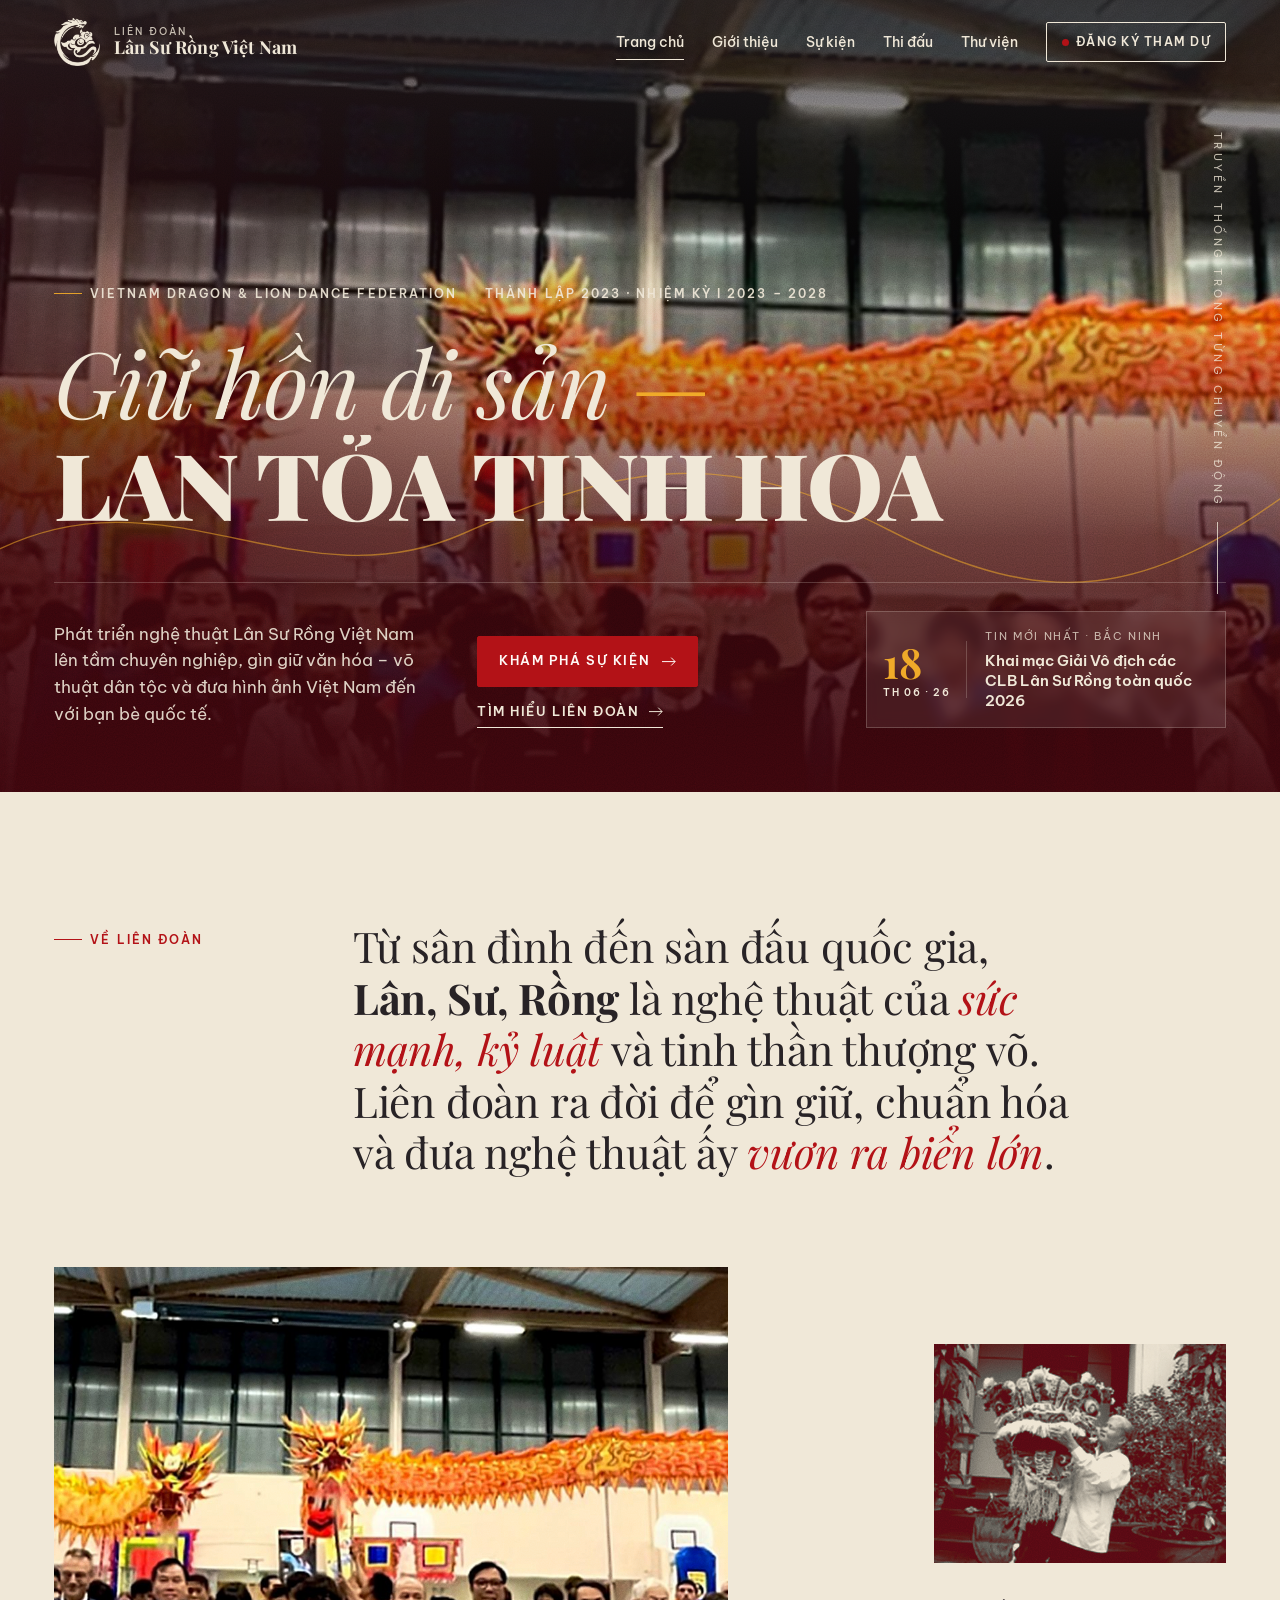
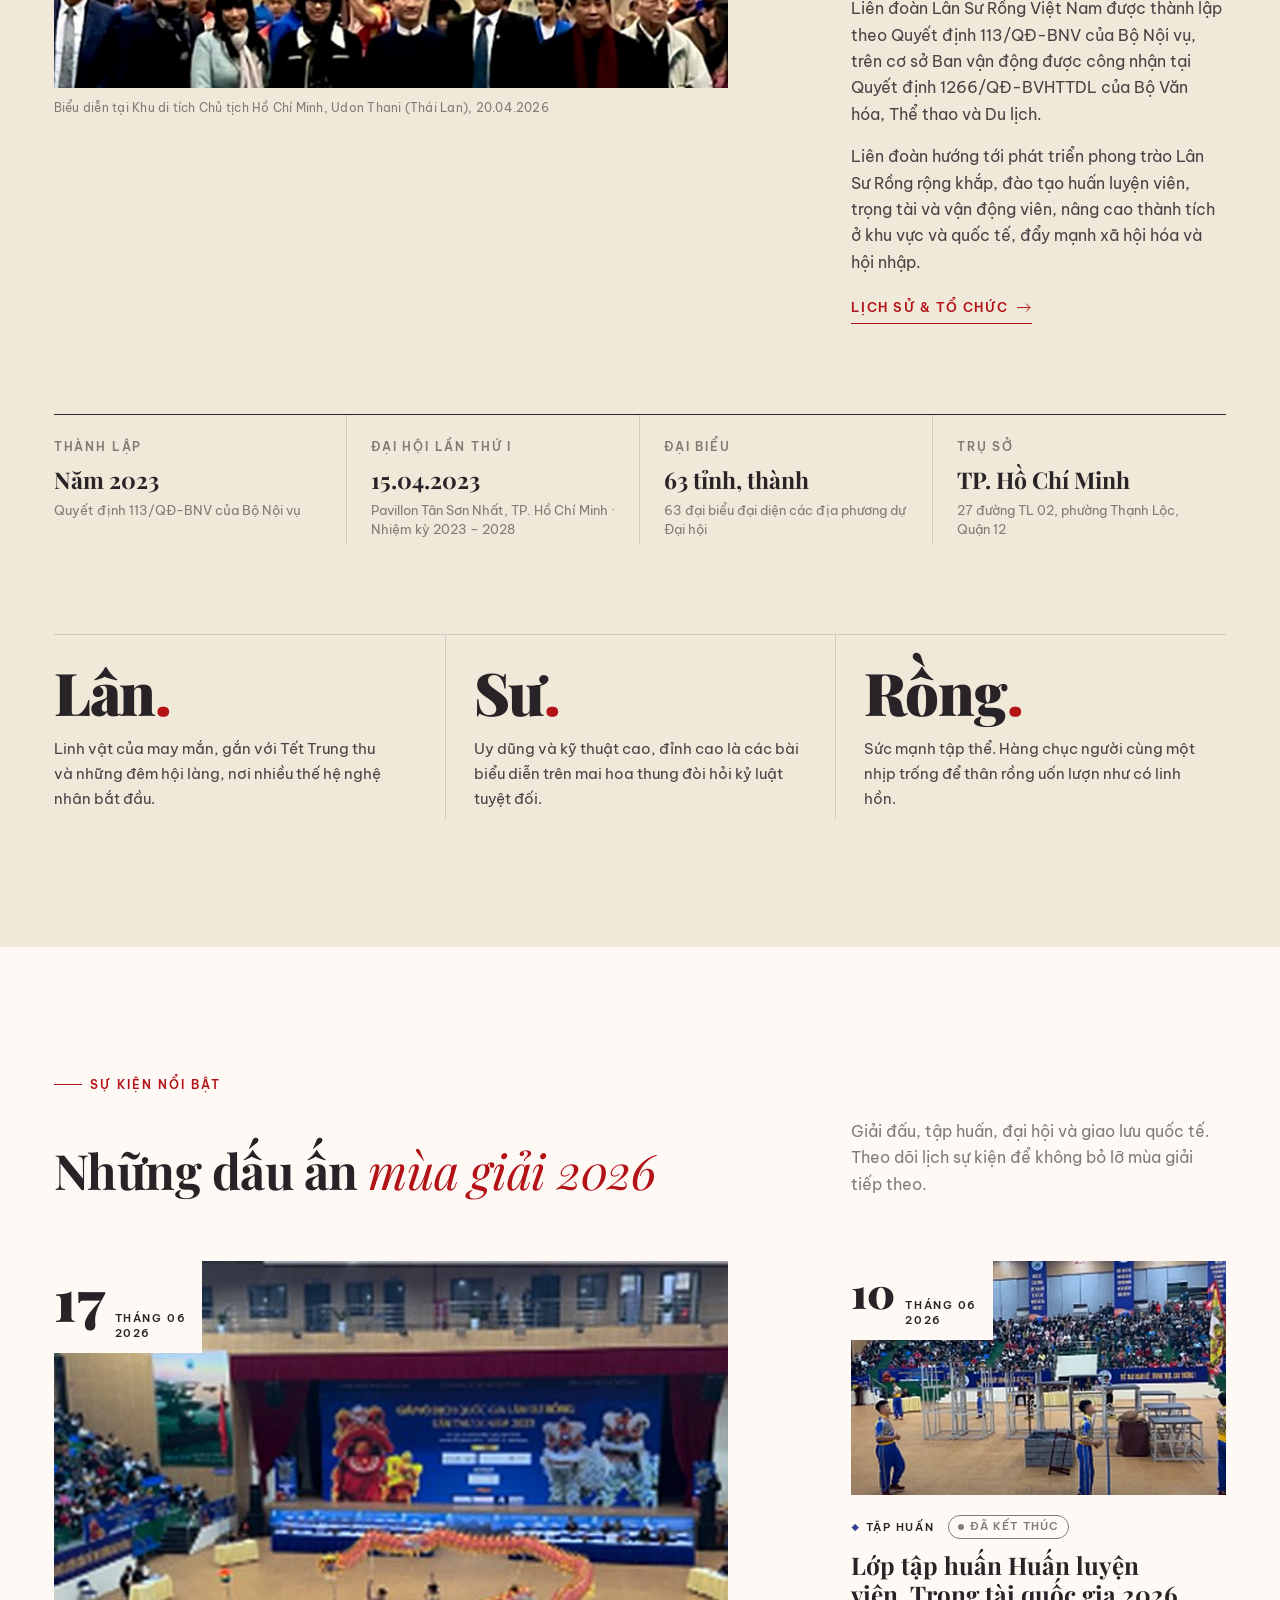
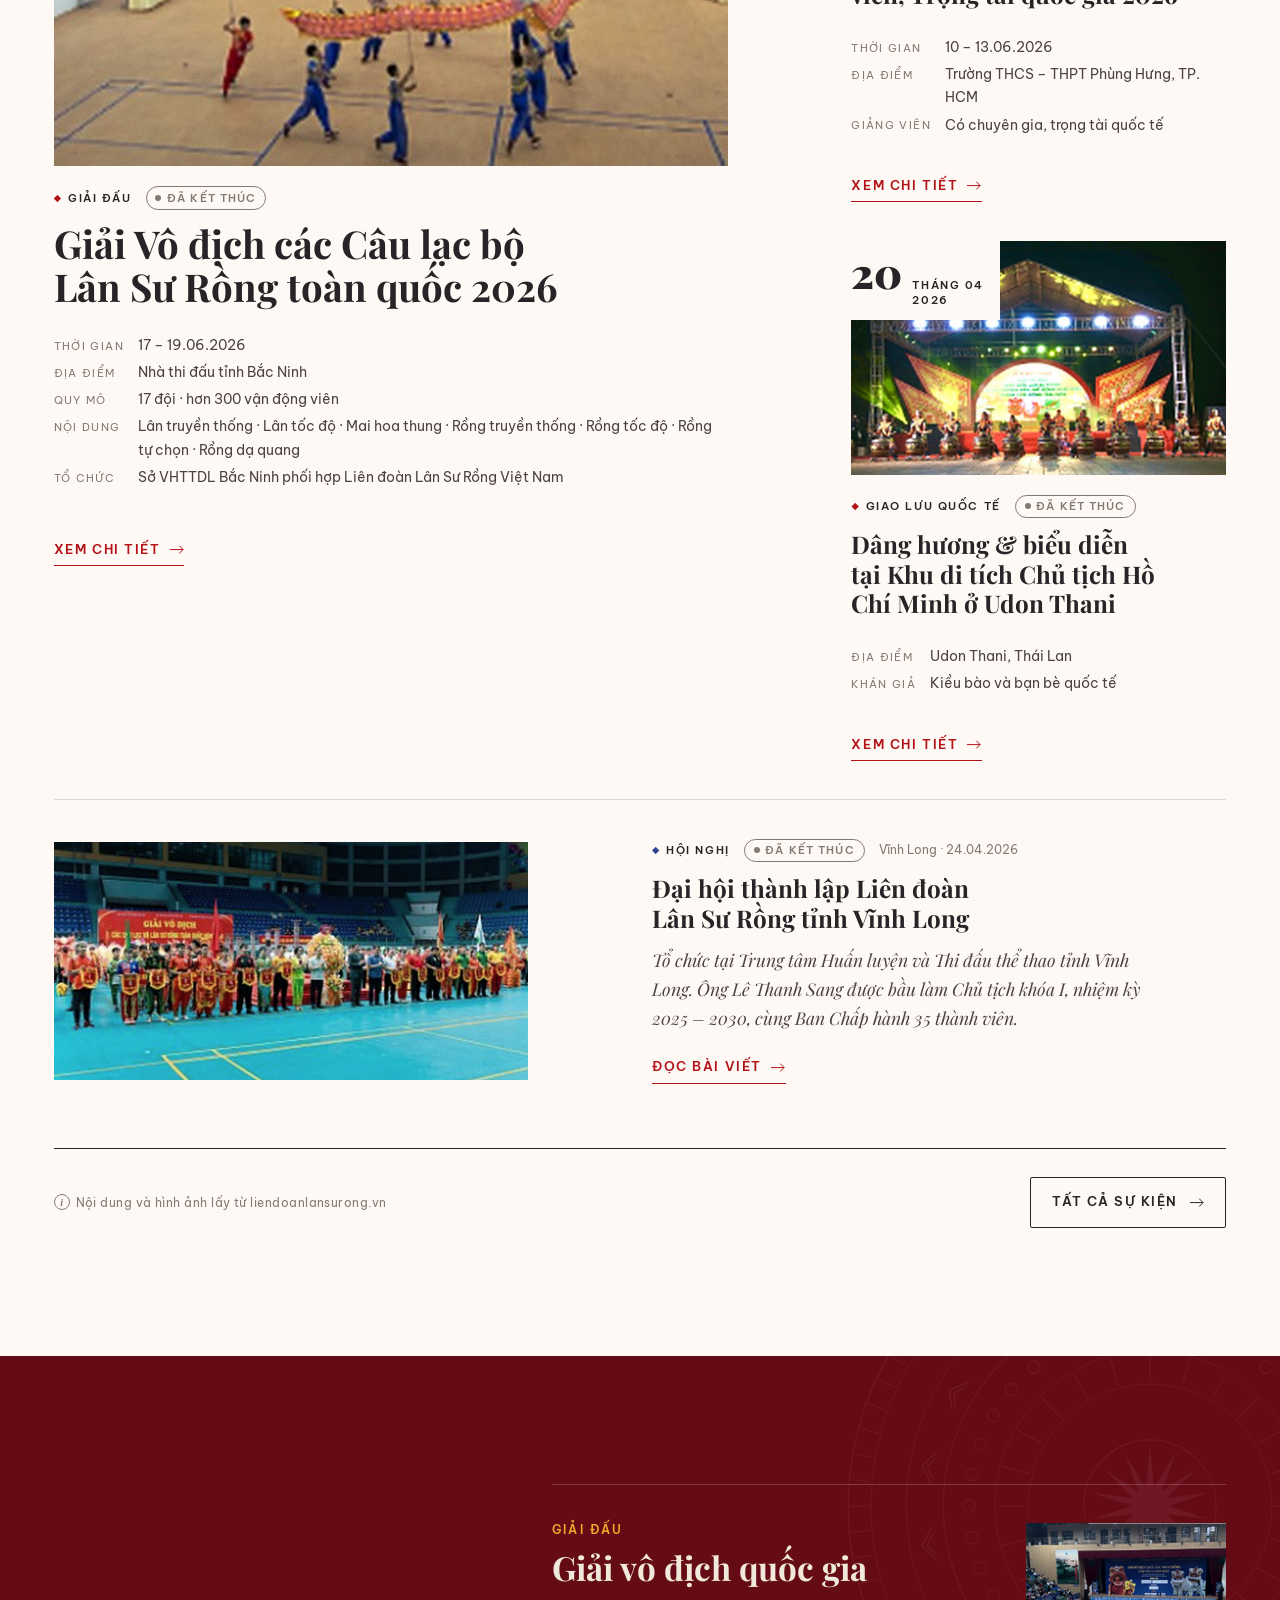
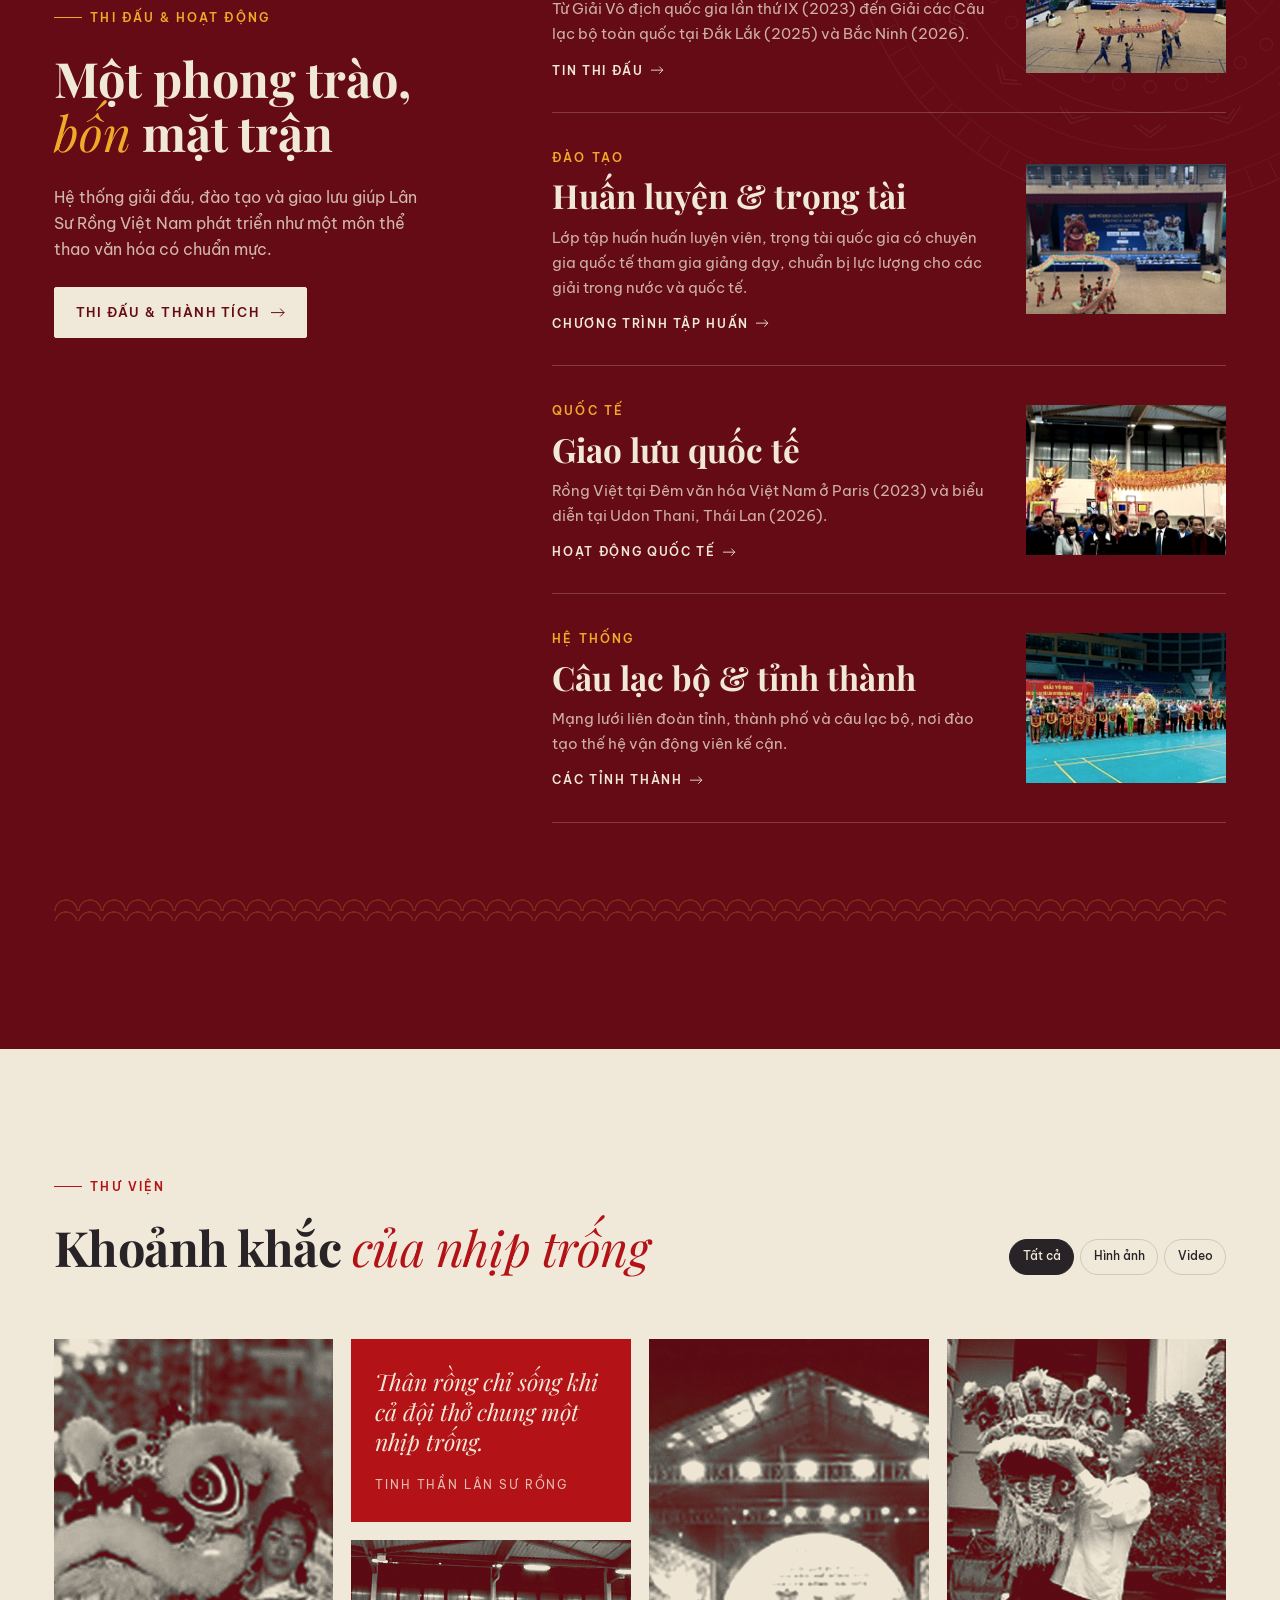
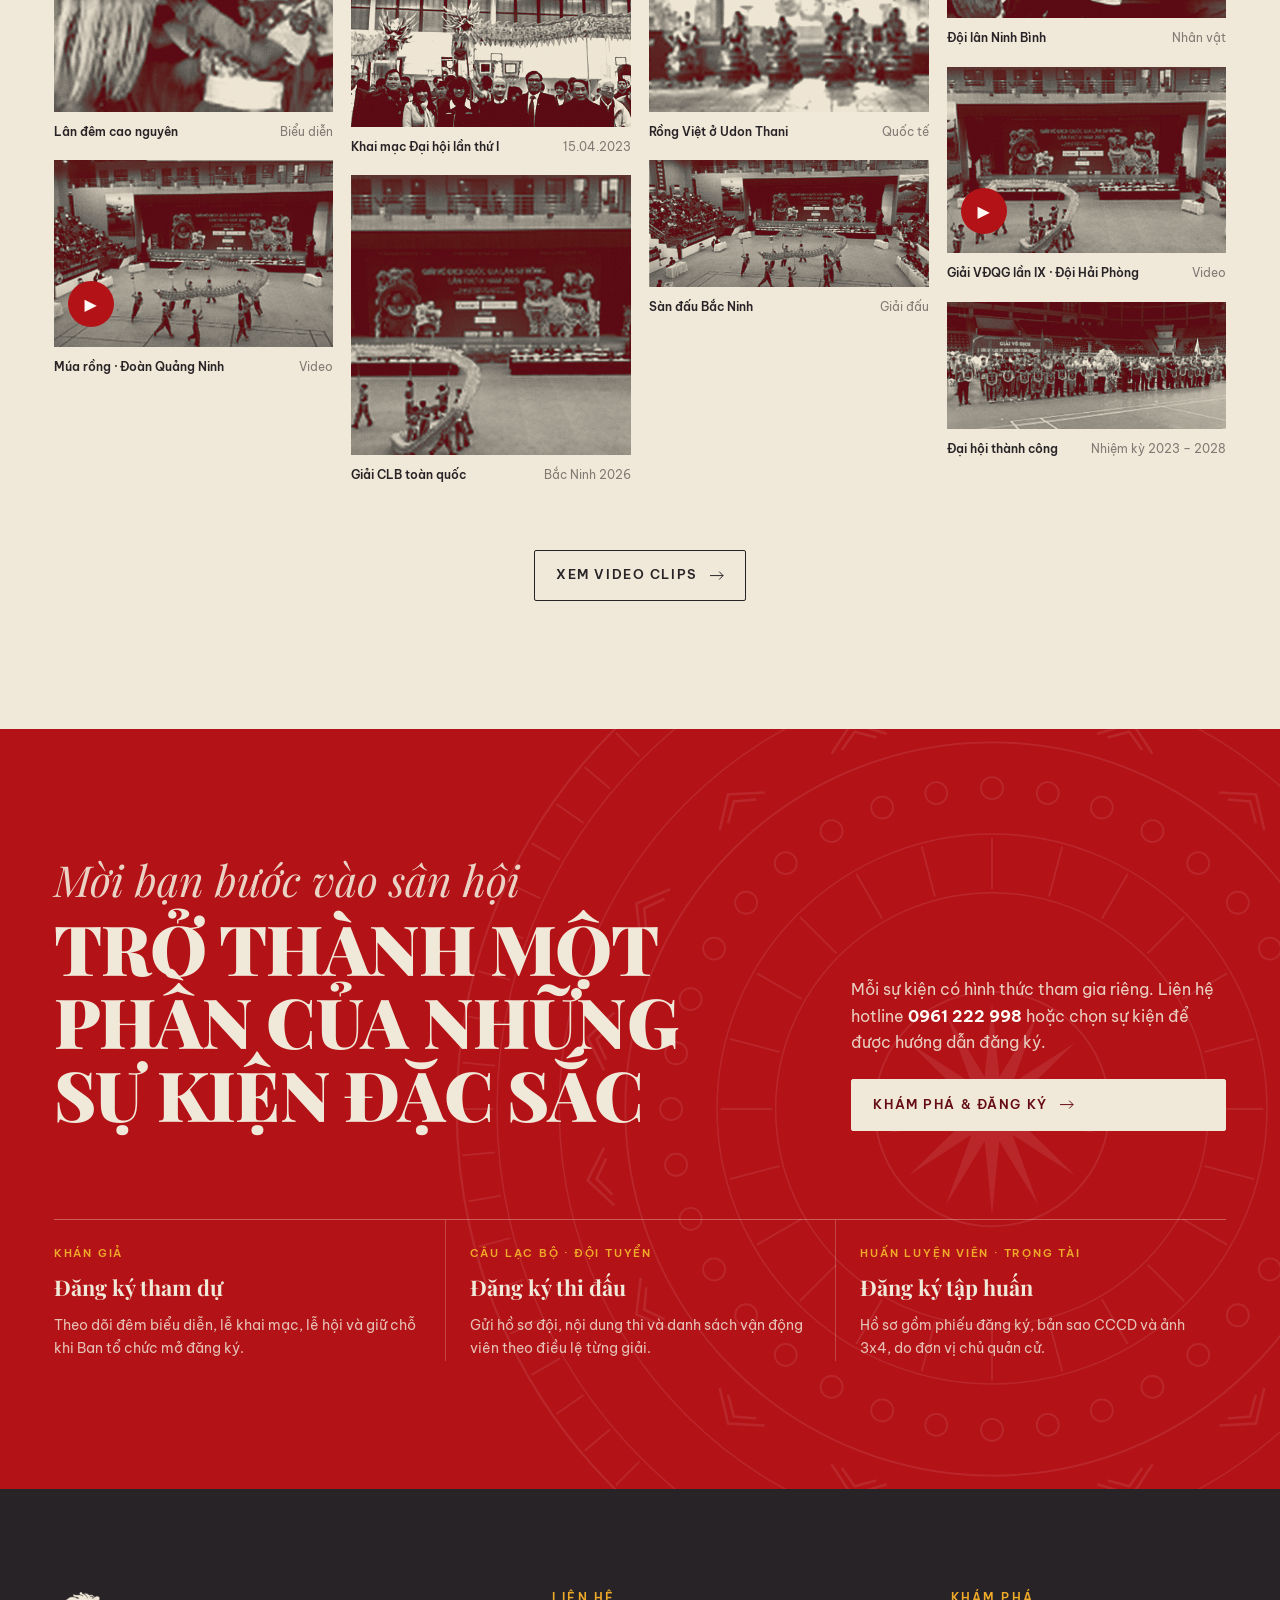
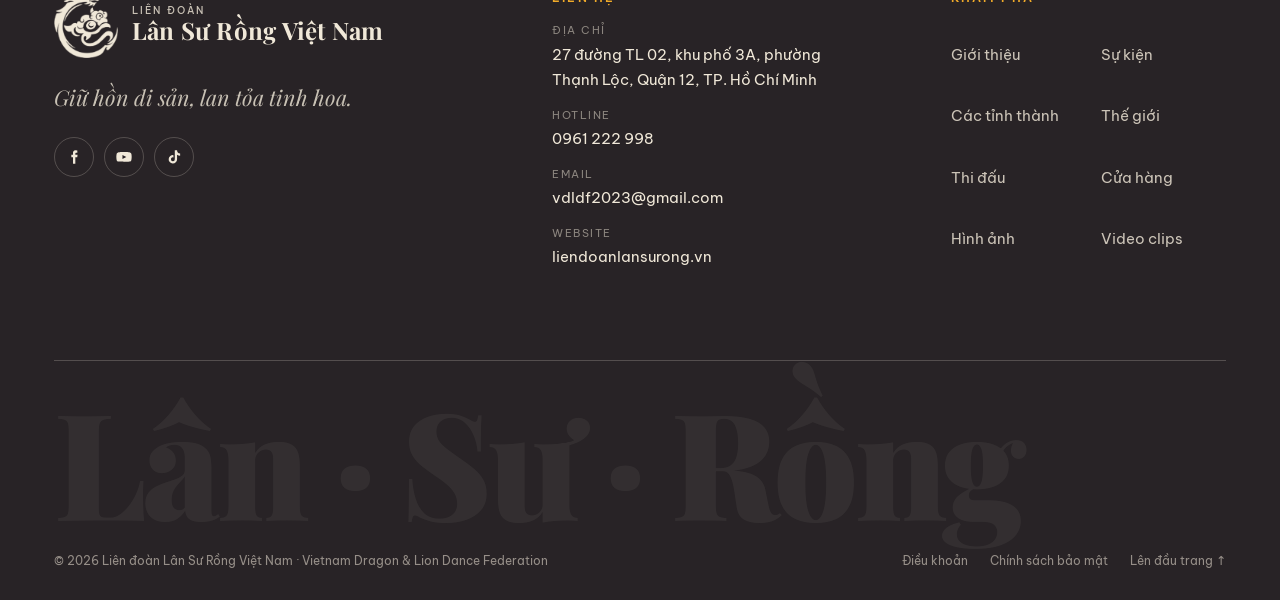
<file: v1/index.html>
<!doctype html>
<html lang="vi">
<head>
<meta charset="utf-8">
<meta name="viewport" content="width=device-width, initial-scale=1, viewport-fit=cover">
<title>Liên đoàn Lân Sư Rồng Việt Nam</title>
<meta name="description" content="Liên đoàn Lân Sư Rồng Việt Nam (Vietnam Dragon & Lion Dance Federation): sự kiện, giải đấu, tập huấn, thư viện hình ảnh.">
<meta property="og:image" content="https://liendoanlansurong.vn/uploads/news/2023_04/dta02160.jpg">
<link rel="icon" href="assets/img/logo-mark.png">
<link rel="preconnect" href="https://fonts.googleapis.com"><link rel="preconnect" href="https://fonts.gstatic.com" crossorigin><link rel="stylesheet" href="https://fonts.googleapis.com/css2?family=Be+Vietnam+Pro:ital,wght@0,300;0,400;0,500;0,600;0,700;1,400&family=Playfair+Display:ital,wght@0,400;0,700;0,900;1,400;1,700&display=swap">
<link rel="stylesheet" href="assets/css/lsr.css">
</head>
<body>
<header class="site-header" id="top">
  <div class="wrap">
    <a class="brand" href="./" aria-label="Liên đoàn Lân Sư Rồng Việt Nam, về trang chủ">
      <img class="logo-light" src="assets/img/logo-mark-light.png" alt="" width="46" height="48">
      <img class="logo-dark" src="assets/img/logo-mark.png" alt="" width="46" height="48">
      <span class="brand-name"><small>Liên đoàn</small><strong>Lân Sư Rồng Việt Nam</strong></span>
    </a>
    <nav class="nav" id="nav" aria-label="Điều hướng chính">
      <a class="nav-link" href="./" aria-current="page">Trang chủ</a>
      <a class="nav-link" href="#gioi-thieu">Giới thiệu</a>
      <a class="nav-link" href="#su-kien">Sự kiện</a>
      <a class="nav-link" href="#thi-dau">Thi đấu</a>
      <a class="nav-link" href="#thu-vien">Thư viện</a>
      <a class="nav-cta" href="#dang-ky"><i></i>Đăng ký tham dự</a>
    </nav>
    <button class="menu-btn" id="menuBtn" aria-label="Mở menu" aria-expanded="false" aria-controls="nav"><span></span><span></span><span></span></button>
  </div>
</header>

<main>
<!-- ============ HERO ============ -->
<section class="hero" aria-label="Giới thiệu chính">
  <figure class="hero-media ph">
    <img src="https://liendoanlansurong.vn/uploads/news/2023_04/dta02160.jpg" data-fallback="assets/img/canh-dau-rong.jpg" alt="Màn trình diễn rồng và lân khai mạc Đại hội Liên đoàn Lân Sư Rồng Việt Nam lần thứ I" fetchpriority="high">
  </figure>
  <svg class="hero-line" viewBox="0 0 1440 180" preserveAspectRatio="none" aria-hidden="true">
    <path d="M-20 120 C 180 20, 330 170, 520 96 S 820 10, 1000 92 S 1290 160, 1460 48" fill="none" stroke="#F0AA29" stroke-width="1.4"/>
  </svg>
  <div class="hero-vert" aria-hidden="true">Truyền thống trong từng chuyển động</div>

  <div class="wrap hero-inner">
    <div class="hero-kicker">
      <span class="eyebrow">Vietnam Dragon &amp; Lion Dance Federation</span>
      <span class="eyebrow eyebrow--plain">Thành lập 2023 · Nhiệm kỳ I 2023 – 2028</span>
    </div>
    <h1 class="hero-title">
      <span class="line"><span class="l1">Giữ hồn di sản <span class="dash">—</span></span></span>
      <span class="line"><span class="l2">Lan tỏa tinh hoa</span></span>
    </h1>
    <div class="hero-foot">
      <p class="hero-lead">Phát triển nghệ thuật Lân Sư Rồng Việt Nam lên tầm chuyên nghiệp, gìn giữ văn hóa – võ thuật dân tộc và đưa hình ảnh Việt Nam đến với bạn bè quốc tế.</p>
      <div class="hero-ctas">
        <a class="btn" href="#su-kien">Khám phá sự kiện <svg class="arr" viewBox="0 0 22 14" aria-hidden="true"><path d="M0 7h20M14 1l6 6-6 6" stroke="currentColor" fill="none" stroke-width="1.5"/></svg></a>
        <a class="link-arrow" href="#gioi-thieu">Tìm hiểu Liên đoàn <svg class="arr" viewBox="0 0 22 14" aria-hidden="true"><path d="M0 7h20M14 1l6 6-6 6" stroke="currentColor" fill="none" stroke-width="1.5"/></svg></a>
      </div>
      <a class="hero-next" href="https://liendoanlansurong.vn/news/su-kien/khai-mac-giai-vo-dich-cac-cau-lac-bo-lan-su-rong-toan-quoc-nam-2026-hoi-tu-tinh-hoa-lan-toa-gia-tri-van-hoa-dan-toc-360.html" target="_blank" rel="noopener">
        <span class="d">18<small>TH 06 · 26</small></span>
        <span class="k">Tin mới nhất · Bắc Ninh</span>
        <span class="t">Khai mạc Giải Vô địch các CLB Lân Sư Rồng toàn quốc 2026</span>
      </a>
    </div>
  </div>
</section>

<!-- ============ INTRO ============ -->
<section class="sec intro" id="gioi-thieu" aria-labelledby="intro-h">
  <div class="wrap">
    <div class="intro-grid">
      <p class="intro-label eyebrow rv">Về Liên đoàn</p>
      <h2 class="intro-statement rv" id="intro-h">Từ sân đình đến sàn đấu quốc gia, <b>Lân, Sư, Rồng</b> là nghệ thuật của <em>sức mạnh, kỷ luật</em> và tinh thần thượng võ. Liên đoàn ra đời để gìn giữ, chuẩn hóa và đưa nghệ thuật ấy <em>vươn ra biển lớn</em>.</h2>
    </div>

    <div class="intro-spread">
      <figure class="intro-img-main rv" style="margin:0">
        <div class="ph" style="height:100%"><img src="https://liendoanlansurong.vn/uploads/news/2026_04/z7746217584624_e7870443bb9ba3013897f8df5f0204ce.jpg" data-fallback="assets/img/canh-dau-rong.jpg" alt="Đoàn Liên đoàn biểu diễn múa rồng tại Khu di tích Chủ tịch Hồ Chí Minh ở Udon Thani, Thái Lan" loading="lazy"></div>
        <figcaption>Biểu diễn tại Khu di tích Chủ tịch Hồ Chí Minh, Udon Thani (Thái Lan), 20.04.2026</figcaption>
      </figure>
      <div class="intro-side">
        <figure class="intro-img-inset ph duo rv"><img src="https://liendoanlansurong.vn/uploads/news/2025_08/bdd5bcba-517a-4e76-9e0e-a2cd1dc6be18_2.jfif" data-fallback="assets/img/nghe-nhan-dau-lan.jpg" alt="Đầu lân trong đêm biểu diễn ở vùng cao nguyên" loading="lazy"></figure>
        <div class="intro-body rv">
          <p>Liên đoàn Lân Sư Rồng Việt Nam được thành lập theo Quyết định 113/QĐ-BNV của Bộ Nội vụ, trên cơ sở Ban vận động được công nhận tại Quyết định 1266/QĐ-BVHTTDL của Bộ Văn hóa, Thể thao và Du lịch.</p>
          <p>Liên đoàn hướng tới phát triển phong trào Lân Sư Rồng rộng khắp, đào tạo huấn luyện viên, trọng tài và vận động viên, nâng cao thành tích ở khu vực và quốc tế, đẩy mạnh xã hội hóa và hội nhập.</p>
          <a class="link-arrow" href="https://liendoanlansurong.vn/about/" target="_blank" rel="noopener" style="align-self:flex-start;margin-top:22px;color:var(--red)">Lịch sử &amp; tổ chức <svg class="arr" viewBox="0 0 22 14" aria-hidden="true"><path d="M0 7h20M14 1l6 6-6 6" stroke="currentColor" fill="none" stroke-width="1.5"/></svg></a>
        </div>
      </div>
    </div>

    <dl class="facts rv">
      <div class="fact"><dt>Thành lập</dt><dd>Năm 2023<small>Quyết định 113/QĐ-BNV của Bộ Nội vụ</small></dd></div>
      <div class="fact"><dt>Đại hội lần thứ I</dt><dd>15.04.2023<small>Pavillon Tân Sơn Nhất, TP. Hồ Chí Minh · Nhiệm kỳ 2023 – 2028</small></dd></div>
      <div class="fact"><dt>Đại biểu</dt><dd>63 tỉnh, thành<small>63 đại biểu đại diện các địa phương dự Đại hội</small></dd></div>
      <div class="fact"><dt>Trụ sở</dt><dd>TP. Hồ Chí Minh<small>27 đường TL 02, phường Thạnh Lộc, Quận 12</small></dd></div>
    </dl>

    <div class="arts">
      <div class="art rv"><h3>Lân<span>.</span></h3><p>Linh vật của may mắn, gắn với Tết Trung thu và những đêm hội làng, nơi nhiều thế hệ nghệ nhân bắt đầu.</p></div>
      <div class="art rv"><h3>Sư<span>.</span></h3><p>Uy dũng và kỹ thuật cao, đỉnh cao là các bài biểu diễn trên mai hoa thung đòi hỏi kỷ luật tuyệt đối.</p></div>
      <div class="art rv"><h3>Rồng<span>.</span></h3><p>Sức mạnh tập thể. Hàng chục người cùng một nhịp trống để thân rồng uốn lượn như có linh hồn.</p></div>
    </div>
  </div>
</section>

<!-- ============ FEATURED EVENTS ============ -->
<section class="sec events" id="su-kien" aria-labelledby="ev-h">
  <div class="wrap">
    <div class="sec-head">
      <p class="eyebrow">Sự kiện nổi bật</p>
      <h2 id="ev-h">Những dấu ấn <em>mùa giải 2026</em></h2>
      <p class="sec-aside">Giải đấu, tập huấn, đại hội và giao lưu quốc tế. Theo dõi lịch sự kiện để không bỏ lỡ mùa giải tiếp theo.</p>
    </div>

    <div class="ev-grid">
      <article class="ev ev--feature rv">
        <a class="ev-media" href="https://liendoanlansurong.vn/news/su-kien/khai-mac-giai-vo-dich-cac-cau-lac-bo-lan-su-rong-toan-quoc-nam-2026-hoi-tu-tinh-hoa-lan-toa-gia-tri-van-hoa-dan-toc-360.html" target="_blank" rel="noopener" aria-label="Xem chi tiết: Giải Vô địch các Câu lạc bộ Lân Sư Rồng toàn quốc 2026">
          <div class="ph"><img src="https://liendoanlansurong.vn/uploads/news/2026_07/724577439_932764089778828_7366191546665938112_n.jpg" data-fallback="assets/img/thi-dau-mua-rong.jpg" alt="Các đội lân và cờ đỏ trong lễ khai mạc giải tại Bắc Ninh" loading="lazy"></div>
          <span class="ev-date"><b>17</b><span>Tháng 06<br>2026</span></span>
        </a>
        <div class="ev-body">
          <div class="ev-meta"><span class="ev-type">Giải đấu</span><span class="status status--done">Đã kết thúc</span></div>
          <h3 class="ev-title"><a href="https://liendoanlansurong.vn/news/su-kien/khai-mac-giai-vo-dich-cac-cau-lac-bo-lan-su-rong-toan-quoc-nam-2026-hoi-tu-tinh-hoa-lan-toa-gia-tri-van-hoa-dan-toc-360.html" target="_blank" rel="noopener">Giải Vô địch các Câu lạc bộ Lân Sư Rồng toàn quốc 2026</a></h3>
          <dl class="ev-info">
            <dt>Thời gian</dt><dd>17 – 19.06.2026</dd>
            <dt>Địa điểm</dt><dd>Nhà thi đấu tỉnh Bắc Ninh</dd>
            <dt>Quy mô</dt><dd>17 đội · hơn 300 vận động viên</dd>
            <dt>Nội dung</dt><dd>Lân truyền thống · Lân tốc độ · Mai hoa thung · Rồng truyền thống · Rồng tốc độ · Rồng tự chọn · Rồng dạ quang</dd>
            <dt>Tổ chức</dt><dd>Sở VHTTDL Bắc Ninh phối hợp Liên đoàn Lân Sư Rồng Việt Nam</dd>
          </dl>
          <div class="ev-foot"><a class="link-arrow" href="https://liendoanlansurong.vn/news/su-kien/khai-mac-giai-vo-dich-cac-cau-lac-bo-lan-su-rong-toan-quoc-nam-2026-hoi-tu-tinh-hoa-lan-toa-gia-tri-van-hoa-dan-toc-360.html" target="_blank" rel="noopener">Xem chi tiết <svg class="arr" viewBox="0 0 22 14" aria-hidden="true"><path d="M0 7h20M14 1l6 6-6 6" stroke="currentColor" fill="none" stroke-width="1.5"/></svg></a></div>
        </div>
      </article>

      <article class="ev ev--side rv">
        <a class="ev-media" href="https://liendoanlansurong.vn/news/su-kien/to-chuc-lop-tap-huan-huan-luyen-vien-trong-tai-quoc-gia-mon-lan-su-rong-nam-2026-359.html" target="_blank" rel="noopener" aria-label="Xem chi tiết: Lớp tập huấn Huấn luyện viên, Trọng tài quốc gia 2026">
          <div class="ph"><img src="assets/img/thi-dau-mai-hoa-thung.jpg" alt="Hệ thống mai hoa thung trên sân thi đấu" loading="lazy"></div>
          <span class="ev-date"><b>10</b><span>Tháng 06<br>2026</span></span>
        </a>
        <div class="ev-body">
          <div class="ev-meta"><span class="ev-type ev-type--lam">Tập huấn</span><span class="status status--done">Đã kết thúc</span></div>
          <h3 class="ev-title"><a href="https://liendoanlansurong.vn/news/su-kien/to-chuc-lop-tap-huan-huan-luyen-vien-trong-tai-quoc-gia-mon-lan-su-rong-nam-2026-359.html" target="_blank" rel="noopener">Lớp tập huấn Huấn luyện viên, Trọng tài quốc gia 2026</a></h3>
          <dl class="ev-info"><dt>Thời gian</dt><dd>10 – 13.06.2026</dd><dt>Địa điểm</dt><dd>Trường THCS – THPT Phùng Hưng, TP. HCM</dd><dt>Giảng viên</dt><dd>Có chuyên gia, trọng tài quốc tế</dd></dl>
          <div class="ev-foot"><a class="link-arrow" href="https://liendoanlansurong.vn/news/su-kien/to-chuc-lop-tap-huan-huan-luyen-vien-trong-tai-quoc-gia-mon-lan-su-rong-nam-2026-359.html" target="_blank" rel="noopener">Xem chi tiết <svg class="arr" viewBox="0 0 22 14" aria-hidden="true"><path d="M0 7h20M14 1l6 6-6 6" stroke="currentColor" fill="none" stroke-width="1.5"/></svg></a></div>
        </div>
      </article>

      <article class="ev ev--side rv">
        <a class="ev-media" href="https://liendoanlansurong.vn/news/su-kien/lien-doan-lan-su-rong-dang-huong-va-bieu-dien-tai-khu-di-tich-chu-tich-ho-chi-minh-o-udon-thani-357.html" target="_blank" rel="noopener" aria-label="Xem chi tiết: Biểu diễn tại Khu di tích Chủ tịch Hồ Chí Minh ở Udon Thani">
          <div class="ph"><img src="https://liendoanlansurong.vn/uploads/news/2026_04/0420-1.jpg" data-fallback="assets/img/su-kien-dem-hoi.jpg" alt="Đoàn Liên đoàn tại Khu di tích Chủ tịch Hồ Chí Minh, Udon Thani" loading="lazy"></div>
          <span class="ev-date"><b>20</b><span>Tháng 04<br>2026</span></span>
        </a>
        <div class="ev-body">
          <div class="ev-meta"><span class="ev-type">Giao lưu quốc tế</span><span class="status status--done">Đã kết thúc</span></div>
          <h3 class="ev-title"><a href="https://liendoanlansurong.vn/news/su-kien/lien-doan-lan-su-rong-dang-huong-va-bieu-dien-tai-khu-di-tich-chu-tich-ho-chi-minh-o-udon-thani-357.html" target="_blank" rel="noopener">Dâng hương &amp; biểu diễn tại Khu di tích Chủ tịch Hồ Chí Minh ở Udon Thani</a></h3>
          <dl class="ev-info"><dt>Địa điểm</dt><dd>Udon Thani, Thái Lan</dd><dt>Khán giả</dt><dd>Kiều bào và bạn bè quốc tế</dd></dl>
          <div class="ev-foot"><a class="link-arrow" href="https://liendoanlansurong.vn/news/su-kien/lien-doan-lan-su-rong-dang-huong-va-bieu-dien-tai-khu-di-tich-chu-tich-ho-chi-minh-o-udon-thani-357.html" target="_blank" rel="noopener">Xem chi tiết <svg class="arr" viewBox="0 0 22 14" aria-hidden="true"><path d="M0 7h20M14 1l6 6-6 6" stroke="currentColor" fill="none" stroke-width="1.5"/></svg></a></div>
        </div>
      </article>

      <article class="ev ev--wide ev--done rv">
        <a class="ev-media" href="https://liendoanlansurong.vn/news/su-kien/dai-hoi-thanh-lap-lien-doan-lan-su-rong-tinh-vinh-long-358.html" target="_blank" rel="noopener" aria-label="Xem chi tiết: Đại hội thành lập Liên đoàn Lân Sư Rồng tỉnh Vĩnh Long">
          <div class="ph"><img src="https://liendoanlansurong.vn/uploads/news/2026_04/lan-su-rong2_20260424165101.jpg" data-fallback="assets/img/cau-lac-bo-doi-tuyen.jpg" alt="Trao quyết định thành lập Liên đoàn Lân Sư Rồng tỉnh Vĩnh Long" loading="lazy"></div>
        </a>
        <div class="ev-body">
          <div class="ev-meta"><span class="ev-type ev-type--lam">Hội nghị</span><span class="status status--done">Đã kết thúc</span><span>Vĩnh Long · 24.04.2026</span></div>
          <h3 class="ev-title"><a href="https://liendoanlansurong.vn/news/su-kien/dai-hoi-thanh-lap-lien-doan-lan-su-rong-tinh-vinh-long-358.html" target="_blank" rel="noopener">Đại hội thành lập Liên đoàn Lân Sư Rồng tỉnh Vĩnh Long</a></h3>
          <p class="ev-recap">Tổ chức tại Trung tâm Huấn luyện và Thi đấu thể thao tỉnh Vĩnh Long. Ông Lê Thanh Sang được bầu làm Chủ tịch khóa I, nhiệm kỳ 2025 – 2030, cùng Ban Chấp hành 35 thành viên.</p>
          <div class="ev-foot"><a class="link-arrow" href="https://liendoanlansurong.vn/news/su-kien/dai-hoi-thanh-lap-lien-doan-lan-su-rong-tinh-vinh-long-358.html" target="_blank" rel="noopener">Đọc bài viết <svg class="arr" viewBox="0 0 22 14" aria-hidden="true"><path d="M0 7h20M14 1l6 6-6 6" stroke="currentColor" fill="none" stroke-width="1.5"/></svg></a></div>
        </div>
      </article>
    </div>

    <div class="events-more">
      <span class="sample-note">Nội dung và hình ảnh lấy từ liendoanlansurong.vn</span>
      <a class="btn btn--ghost" href="https://liendoanlansurong.vn/news/su-kien/" target="_blank" rel="noopener">Tất cả sự kiện <svg class="arr" viewBox="0 0 22 14" aria-hidden="true"><path d="M0 7h20M14 1l6 6-6 6" stroke="currentColor" fill="none" stroke-width="1.5"/></svg></a>
    </div>
  </div>
</section>

<!-- ============ COMPETITION & ACTIVITIES ============ -->
<section class="sec arena" id="thi-dau" aria-labelledby="arena-h">
  <svg class="arena-drum" viewBox="-300 -300 600 600" aria-hidden="true" fill="none" stroke="currentColor"><circle r="292" stroke-width="1.2"/><circle r="270" stroke-width="0.8"/><circle r="236" stroke-width="0.8"/><circle r="200" stroke-width="1"/><circle r="150" stroke-width="0.8"/><circle r="118" stroke-width="0.8"/><circle r="64" stroke-width="1"/><polygon points="0.0,-58.0 4.0,-17.5 25.2,-52.3 11.2,-14.1 45.3,-36.2 16.2,-7.8 56.5,-12.9 18.0,0.0 56.5,12.9 16.2,7.8 45.3,36.2 11.2,14.1 25.2,52.3 4.0,17.5 0.0,58.0 -4.0,17.5 -25.2,52.3 -11.2,14.1 -45.3,36.2 -16.2,7.8 -56.5,12.9 -18.0,0.0 -56.5,-12.9 -16.2,-7.8 -45.3,-36.2 -11.2,-14.1 -25.2,-52.3 -4.0,-17.5" fill="currentColor" stroke="none"/><line x1="272.0" y1="0.0" x2="290.0" y2="0.0" stroke-width="1"/><line x1="271.0" y1="23.7" x2="288.9" y2="25.3" stroke-width="1"/><line x1="267.9" y1="47.2" x2="285.6" y2="50.4" stroke-width="1"/><line x1="262.7" y1="70.4" x2="280.1" y2="75.1" stroke-width="1"/><line x1="255.6" y1="93.0" x2="272.5" y2="99.2" stroke-width="1"/><line x1="246.5" y1="115.0" x2="262.8" y2="122.6" stroke-width="1"/><line x1="235.6" y1="136.0" x2="251.1" y2="145.0" stroke-width="1"/><line x1="222.8" y1="156.0" x2="237.6" y2="166.3" stroke-width="1"/><line x1="208.4" y1="174.8" x2="222.2" y2="186.4" stroke-width="1"/><line x1="192.3" y1="192.3" x2="205.1" y2="205.1" stroke-width="1"/><line x1="174.8" y1="208.4" x2="186.4" y2="222.2" stroke-width="1"/><line x1="156.0" y1="222.8" x2="166.3" y2="237.6" stroke-width="1"/><line x1="136.0" y1="235.6" x2="145.0" y2="251.1" stroke-width="1"/><line x1="115.0" y1="246.5" x2="122.6" y2="262.8" stroke-width="1"/><line x1="93.0" y1="255.6" x2="99.2" y2="272.5" stroke-width="1"/><line x1="70.4" y1="262.7" x2="75.1" y2="280.1" stroke-width="1"/><line x1="47.2" y1="267.9" x2="50.4" y2="285.6" stroke-width="1"/><line x1="23.7" y1="271.0" x2="25.3" y2="288.9" stroke-width="1"/><line x1="0.0" y1="272.0" x2="0.0" y2="290.0" stroke-width="1"/><line x1="-23.7" y1="271.0" x2="-25.3" y2="288.9" stroke-width="1"/><line x1="-47.2" y1="267.9" x2="-50.4" y2="285.6" stroke-width="1"/><line x1="-70.4" y1="262.7" x2="-75.1" y2="280.1" stroke-width="1"/><line x1="-93.0" y1="255.6" x2="-99.2" y2="272.5" stroke-width="1"/><line x1="-115.0" y1="246.5" x2="-122.6" y2="262.8" stroke-width="1"/><line x1="-136.0" y1="235.6" x2="-145.0" y2="251.1" stroke-width="1"/><line x1="-156.0" y1="222.8" x2="-166.3" y2="237.6" stroke-width="1"/><line x1="-174.8" y1="208.4" x2="-186.4" y2="222.2" stroke-width="1"/><line x1="-192.3" y1="192.3" x2="-205.1" y2="205.1" stroke-width="1"/><line x1="-208.4" y1="174.8" x2="-222.2" y2="186.4" stroke-width="1"/><line x1="-222.8" y1="156.0" x2="-237.6" y2="166.3" stroke-width="1"/><line x1="-235.6" y1="136.0" x2="-251.1" y2="145.0" stroke-width="1"/><line x1="-246.5" y1="115.0" x2="-262.8" y2="122.6" stroke-width="1"/><line x1="-255.6" y1="93.0" x2="-272.5" y2="99.2" stroke-width="1"/><line x1="-262.7" y1="70.4" x2="-280.1" y2="75.1" stroke-width="1"/><line x1="-267.9" y1="47.2" x2="-285.6" y2="50.4" stroke-width="1"/><line x1="-271.0" y1="23.7" x2="-288.9" y2="25.3" stroke-width="1"/><line x1="-272.0" y1="0.0" x2="-290.0" y2="0.0" stroke-width="1"/><line x1="-271.0" y1="-23.7" x2="-288.9" y2="-25.3" stroke-width="1"/><line x1="-267.9" y1="-47.2" x2="-285.6" y2="-50.4" stroke-width="1"/><line x1="-262.7" y1="-70.4" x2="-280.1" y2="-75.1" stroke-width="1"/><line x1="-255.6" y1="-93.0" x2="-272.5" y2="-99.2" stroke-width="1"/><line x1="-246.5" y1="-115.0" x2="-262.8" y2="-122.6" stroke-width="1"/><line x1="-235.6" y1="-136.0" x2="-251.1" y2="-145.0" stroke-width="1"/><line x1="-222.8" y1="-156.0" x2="-237.6" y2="-166.3" stroke-width="1"/><line x1="-208.4" y1="-174.8" x2="-222.2" y2="-186.4" stroke-width="1"/><line x1="-192.3" y1="-192.3" x2="-205.1" y2="-205.1" stroke-width="1"/><line x1="-174.8" y1="-208.4" x2="-186.4" y2="-222.2" stroke-width="1"/><line x1="-156.0" y1="-222.8" x2="-166.3" y2="-237.6" stroke-width="1"/><line x1="-136.0" y1="-235.6" x2="-145.0" y2="-251.1" stroke-width="1"/><line x1="-115.0" y1="-246.5" x2="-122.6" y2="-262.8" stroke-width="1"/><line x1="-93.0" y1="-255.6" x2="-99.2" y2="-272.5" stroke-width="1"/><line x1="-70.4" y1="-262.7" x2="-75.1" y2="-280.1" stroke-width="1"/><line x1="-47.2" y1="-267.9" x2="-50.4" y2="-285.6" stroke-width="1"/><line x1="-23.7" y1="-271.0" x2="-25.3" y2="-288.9" stroke-width="1"/><line x1="-0.0" y1="-272.0" x2="-0.0" y2="-290.0" stroke-width="1"/><line x1="23.7" y1="-271.0" x2="25.3" y2="-288.9" stroke-width="1"/><line x1="47.2" y1="-267.9" x2="50.4" y2="-285.6" stroke-width="1"/><line x1="70.4" y1="-262.7" x2="75.1" y2="-280.1" stroke-width="1"/><line x1="93.0" y1="-255.6" x2="99.2" y2="-272.5" stroke-width="1"/><line x1="115.0" y1="-246.5" x2="122.6" y2="-262.8" stroke-width="1"/><line x1="136.0" y1="-235.6" x2="145.0" y2="-251.1" stroke-width="1"/><line x1="156.0" y1="-222.8" x2="166.3" y2="-237.6" stroke-width="1"/><line x1="174.8" y1="-208.4" x2="186.4" y2="-222.2" stroke-width="1"/><line x1="192.3" y1="-192.3" x2="205.1" y2="-205.1" stroke-width="1"/><line x1="208.4" y1="-174.8" x2="222.2" y2="-186.4" stroke-width="1"/><line x1="222.8" y1="-156.0" x2="237.6" y2="-166.3" stroke-width="1"/><line x1="235.6" y1="-136.0" x2="251.1" y2="-145.0" stroke-width="1"/><line x1="246.5" y1="-115.0" x2="262.8" y2="-122.6" stroke-width="1"/><line x1="255.6" y1="-93.0" x2="272.5" y2="-99.2" stroke-width="1"/><line x1="262.7" y1="-70.4" x2="280.1" y2="-75.1" stroke-width="1"/><line x1="267.9" y1="-47.2" x2="285.6" y2="-50.4" stroke-width="1"/><line x1="271.0" y1="-23.7" x2="288.9" y2="-25.3" stroke-width="1"/><path transform="rotate(0.0) translate(0,-218)" d="M-16 6 L0 -6 L16 6 M-10 6 L0 -1 L10 6" stroke-width="1.4"/><path transform="rotate(20.0) translate(0,-218)" d="M-16 6 L0 -6 L16 6 M-10 6 L0 -1 L10 6" stroke-width="1.4"/><path transform="rotate(40.0) translate(0,-218)" d="M-16 6 L0 -6 L16 6 M-10 6 L0 -1 L10 6" stroke-width="1.4"/><path transform="rotate(60.0) translate(0,-218)" d="M-16 6 L0 -6 L16 6 M-10 6 L0 -1 L10 6" stroke-width="1.4"/><path transform="rotate(80.0) translate(0,-218)" d="M-16 6 L0 -6 L16 6 M-10 6 L0 -1 L10 6" stroke-width="1.4"/><path transform="rotate(100.0) translate(0,-218)" d="M-16 6 L0 -6 L16 6 M-10 6 L0 -1 L10 6" stroke-width="1.4"/><path transform="rotate(120.0) translate(0,-218)" d="M-16 6 L0 -6 L16 6 M-10 6 L0 -1 L10 6" stroke-width="1.4"/><path transform="rotate(140.0) translate(0,-218)" d="M-16 6 L0 -6 L16 6 M-10 6 L0 -1 L10 6" stroke-width="1.4"/><path transform="rotate(160.0) translate(0,-218)" d="M-16 6 L0 -6 L16 6 M-10 6 L0 -1 L10 6" stroke-width="1.4"/><path transform="rotate(180.0) translate(0,-218)" d="M-16 6 L0 -6 L16 6 M-10 6 L0 -1 L10 6" stroke-width="1.4"/><path transform="rotate(200.0) translate(0,-218)" d="M-16 6 L0 -6 L16 6 M-10 6 L0 -1 L10 6" stroke-width="1.4"/><path transform="rotate(220.0) translate(0,-218)" d="M-16 6 L0 -6 L16 6 M-10 6 L0 -1 L10 6" stroke-width="1.4"/><path transform="rotate(240.0) translate(0,-218)" d="M-16 6 L0 -6 L16 6 M-10 6 L0 -1 L10 6" stroke-width="1.4"/><path transform="rotate(260.0) translate(0,-218)" d="M-16 6 L0 -6 L16 6 M-10 6 L0 -1 L10 6" stroke-width="1.4"/><path transform="rotate(280.0) translate(0,-218)" d="M-16 6 L0 -6 L16 6 M-10 6 L0 -1 L10 6" stroke-width="1.4"/><path transform="rotate(300.0) translate(0,-218)" d="M-16 6 L0 -6 L16 6 M-10 6 L0 -1 L10 6" stroke-width="1.4"/><path transform="rotate(320.0) translate(0,-218)" d="M-16 6 L0 -6 L16 6 M-10 6 L0 -1 L10 6" stroke-width="1.4"/><path transform="rotate(340.0) translate(0,-218)" d="M-16 6 L0 -6 L16 6 M-10 6 L0 -1 L10 6" stroke-width="1.4"/><circle cx="175.0" cy="0.0" r="6" stroke-width="1"/><circle cx="172.3" cy="30.4" r="6" stroke-width="1"/><circle cx="164.4" cy="59.9" r="6" stroke-width="1"/><circle cx="151.6" cy="87.5" r="6" stroke-width="1"/><circle cx="134.1" cy="112.5" r="6" stroke-width="1"/><circle cx="112.5" cy="134.1" r="6" stroke-width="1"/><circle cx="87.5" cy="151.6" r="6" stroke-width="1"/><circle cx="59.9" cy="164.4" r="6" stroke-width="1"/><circle cx="30.4" cy="172.3" r="6" stroke-width="1"/><circle cx="0.0" cy="175.0" r="6" stroke-width="1"/><circle cx="-30.4" cy="172.3" r="6" stroke-width="1"/><circle cx="-59.9" cy="164.4" r="6" stroke-width="1"/><circle cx="-87.5" cy="151.6" r="6" stroke-width="1"/><circle cx="-112.5" cy="134.1" r="6" stroke-width="1"/><circle cx="-134.1" cy="112.5" r="6" stroke-width="1"/><circle cx="-151.6" cy="87.5" r="6" stroke-width="1"/><circle cx="-164.4" cy="59.9" r="6" stroke-width="1"/><circle cx="-172.3" cy="30.4" r="6" stroke-width="1"/><circle cx="-175.0" cy="0.0" r="6" stroke-width="1"/><circle cx="-172.3" cy="-30.4" r="6" stroke-width="1"/><circle cx="-164.4" cy="-59.9" r="6" stroke-width="1"/><circle cx="-151.6" cy="-87.5" r="6" stroke-width="1"/><circle cx="-134.1" cy="-112.5" r="6" stroke-width="1"/><circle cx="-112.5" cy="-134.1" r="6" stroke-width="1"/><circle cx="-87.5" cy="-151.6" r="6" stroke-width="1"/><circle cx="-59.9" cy="-164.4" r="6" stroke-width="1"/><circle cx="-30.4" cy="-172.3" r="6" stroke-width="1"/><circle cx="-0.0" cy="-175.0" r="6" stroke-width="1"/><circle cx="30.4" cy="-172.3" r="6" stroke-width="1"/><circle cx="59.9" cy="-164.4" r="6" stroke-width="1"/><circle cx="87.5" cy="-151.6" r="6" stroke-width="1"/><circle cx="112.5" cy="-134.1" r="6" stroke-width="1"/><circle cx="134.1" cy="-112.5" r="6" stroke-width="1"/><circle cx="151.6" cy="-87.5" r="6" stroke-width="1"/><circle cx="164.4" cy="-59.9" r="6" stroke-width="1"/><circle cx="172.3" cy="-30.4" r="6" stroke-width="1"/><line x1="120.0" y1="0.0" x2="148.0" y2="0.0" stroke-width="1"/><line x1="115.9" y1="31.1" x2="143.0" y2="38.3" stroke-width="1"/><line x1="103.9" y1="60.0" x2="128.2" y2="74.0" stroke-width="1"/><line x1="84.9" y1="84.9" x2="104.7" y2="104.7" stroke-width="1"/><line x1="60.0" y1="103.9" x2="74.0" y2="128.2" stroke-width="1"/><line x1="31.1" y1="115.9" x2="38.3" y2="143.0" stroke-width="1"/><line x1="0.0" y1="120.0" x2="0.0" y2="148.0" stroke-width="1"/><line x1="-31.1" y1="115.9" x2="-38.3" y2="143.0" stroke-width="1"/><line x1="-60.0" y1="103.9" x2="-74.0" y2="128.2" stroke-width="1"/><line x1="-84.9" y1="84.9" x2="-104.7" y2="104.7" stroke-width="1"/><line x1="-103.9" y1="60.0" x2="-128.2" y2="74.0" stroke-width="1"/><line x1="-115.9" y1="31.1" x2="-143.0" y2="38.3" stroke-width="1"/><line x1="-120.0" y1="0.0" x2="-148.0" y2="0.0" stroke-width="1"/><line x1="-115.9" y1="-31.1" x2="-143.0" y2="-38.3" stroke-width="1"/><line x1="-103.9" y1="-60.0" x2="-128.2" y2="-74.0" stroke-width="1"/><line x1="-84.9" y1="-84.9" x2="-104.7" y2="-104.7" stroke-width="1"/><line x1="-60.0" y1="-103.9" x2="-74.0" y2="-128.2" stroke-width="1"/><line x1="-31.1" y1="-115.9" x2="-38.3" y2="-143.0" stroke-width="1"/><line x1="-0.0" y1="-120.0" x2="-0.0" y2="-148.0" stroke-width="1"/><line x1="31.1" y1="-115.9" x2="38.3" y2="-143.0" stroke-width="1"/><line x1="60.0" y1="-103.9" x2="74.0" y2="-128.2" stroke-width="1"/><line x1="84.9" y1="-84.9" x2="104.7" y2="-104.7" stroke-width="1"/><line x1="103.9" y1="-60.0" x2="128.2" y2="-74.0" stroke-width="1"/><line x1="115.9" y1="-31.1" x2="143.0" y2="-38.3" stroke-width="1"/></svg>
  <div class="wrap">
    <div class="arena-grid">
      <div class="arena-intro">
        <div class="sticky">
          <p class="eyebrow">Thi đấu &amp; hoạt động</p>
          <h2 id="arena-h">Một phong trào, <em>bốn</em> mặt trận</h2>
          <p>Hệ thống giải đấu, đào tạo và giao lưu giúp Lân Sư Rồng Việt Nam phát triển như một môn thể thao văn hóa có chuẩn mực.</p>
          <a class="btn btn--light" href="https://liendoanlansurong.vn/news/thi-dau/" target="_blank" rel="noopener">Thi đấu &amp; thành tích <svg class="arr" viewBox="0 0 22 14" aria-hidden="true"><path d="M0 7h20M14 1l6 6-6 6" stroke="currentColor" fill="none" stroke-width="1.5"/></svg></a>
        </div>
      </div>
      <ul class="arena-list">
        <li class="act rv"><a href="https://liendoanlansurong.vn/news/thi-dau/" target="_blank" rel="noopener">
          <div><span class="act-k">Giải đấu</span><h3>Giải vô địch quốc gia</h3><p>Từ Giải Vô địch quốc gia lần thứ IX (2023) đến Giải các Câu lạc bộ toàn quốc tại Đắk Lắk (2025) và Bắc Ninh (2026).</p><span class="act-more">Tin thi đấu <svg class="arr" viewBox="0 0 22 14" aria-hidden="true"><path d="M0 7h20M14 1l6 6-6 6" stroke="currentColor" fill="none" stroke-width="1.5"/></svg></span></div>
          <div class="ph"><img src="https://liendoanlansurong.vn/uploads/news/2026_07/725932459_932764229778814_3670005987556562871_n.jpg" data-fallback="assets/img/thi-dau-mua-rong.jpg" alt="Các đội múa rồng thi đấu trên sân" loading="lazy"></div>
        </a></li>
        <li class="act rv"><a href="https://liendoanlansurong.vn/news/su-kien/to-chuc-lop-tap-huan-huan-luyen-vien-trong-tai-quoc-gia-mon-lan-su-rong-nam-2026-359.html" target="_blank" rel="noopener">
          <div><span class="act-k">Đào tạo</span><h3>Huấn luyện &amp; trọng tài</h3><p>Lớp tập huấn huấn luyện viên, trọng tài quốc gia có chuyên gia quốc tế tham gia giảng dạy, chuẩn bị lực lượng cho các giải trong nước và quốc tế.</p><span class="act-more">Chương trình tập huấn <svg class="arr" viewBox="0 0 22 14" aria-hidden="true"><path d="M0 7h20M14 1l6 6-6 6" stroke="currentColor" fill="none" stroke-width="1.5"/></svg></span></div>
          <div class="ph"><img src="assets/img/thi-dau-san-dau.jpg" alt="Toàn cảnh sân thi đấu và khán đài" loading="lazy"></div>
        </a></li>
        <li class="act rv"><a href="https://liendoanlansurong.vn/news/the-gioi/" target="_blank" rel="noopener">
          <div><span class="act-k">Quốc tế</span><h3>Giao lưu quốc tế</h3><p>Rồng Việt tại Đêm văn hóa Việt Nam ở Paris (2023) và biểu diễn tại Udon Thani, Thái Lan (2026).</p><span class="act-more">Hoạt động quốc tế <svg class="arr" viewBox="0 0 22 14" aria-hidden="true"><path d="M0 7h20M14 1l6 6-6 6" stroke="currentColor" fill="none" stroke-width="1.5"/></svg></span></div>
          <div class="ph"><img src="https://liendoanlansurong.vn/uploads/news/2023_11/3981656786332625189753502964075184672068614n-1699321169726482107758.jpg" data-fallback="assets/img/canh-dau-rong.jpg" alt="Múa rồng tại Đêm văn hóa Việt Nam ở Paris" loading="lazy"></div>
        </a></li>
        <li class="act rv"><a href="https://liendoanlansurong.vn/news/cac-tinh-thanh/" target="_blank" rel="noopener">
          <div><span class="act-k">Hệ thống</span><h3>Câu lạc bộ &amp; tỉnh thành</h3><p>Mạng lưới liên đoàn tỉnh, thành phố và câu lạc bộ, nơi đào tạo thế hệ vận động viên kế cận.</p><span class="act-more">Các tỉnh thành <svg class="arr" viewBox="0 0 22 14" aria-hidden="true"><path d="M0 7h20M14 1l6 6-6 6" stroke="currentColor" fill="none" stroke-width="1.5"/></svg></span></div>
          <div class="ph"><img src="https://liendoanlansurong.vn/uploads/news/2023_03/z4175498637792_873f659cf518572d783c4be1e7e34601.jpg" data-fallback="assets/img/cau-lac-bo-doi-tuyen.jpg" alt="Đội lân sư rồng trong trang phục đỏ" loading="lazy"></div>
        </a></li>
      </ul>
    </div>
    <div class="scales" aria-hidden="true"></div>
  </div>
</section>

<!-- ============ GALLERY ============ -->
<section class="sec gallery" id="thu-vien" aria-labelledby="gal-h">
  <div class="wrap">
    <div class="sec-head">
      <p class="eyebrow">Thư viện</p>
      <h2 id="gal-h">Khoảnh khắc <em>của nhịp trống</em></h2>
      <div class="gal-tabs" role="group" aria-label="Lọc thư viện">
        <button class="gal-tab" id="gt-all" aria-pressed="true" data-f="all">Tất cả</button>
        <button class="gal-tab" id="gt-photo" aria-pressed="false" data-f="photo">Hình ảnh</button>
        <button class="gal-tab" id="gt-video" aria-pressed="false" data-f="video">Video</button>
      </div>
    </div>

    <div class="masonry" id="masonry">
      <figure class="tile r-tall" data-k="photo"><div class="ph duo"><img src="https://liendoanlansurong.vn/uploads/news/2025_08/bdd5bcba-517a-4e76-9e0e-a2cd1dc6be18_2.jfif" data-fallback="assets/img/lan-vang-dem-hoi.jpg" alt="Đầu lân trong đêm biểu diễn" loading="lazy"></div><figcaption><b>Lân đêm cao nguyên</b><span>Biểu diễn</span></figcaption></figure>
      <a class="tile r-wide" data-k="video" href="https://liendoanlansurong.vn/video-clip/phan-thi-mua-rong-doan-quang-ninh-giai-vo-dich-quoc-gia-lan-su-rong-lan-thu-iv-nam-2023.html" target="_blank" rel="noopener"><div class="ph duo"><img src="assets/img/thi-dau-mua-rong.jpg" alt="Phần thi múa rồng của đoàn Quảng Ninh" loading="lazy"></div><span class="play" aria-hidden="true">▶</span><figcaption><b>Múa rồng · Đoàn Quảng Ninh</b><span>Video</span></figcaption></a>
      <div class="tile-quote" data-k="photo"><p>Thân rồng chỉ sống khi cả đội thở chung một nhịp trống.</p><span>Tinh thần Lân Sư Rồng</span></div>
      <figure class="tile r-wide" data-k="photo"><div class="ph duo"><img src="https://liendoanlansurong.vn/uploads/news/2023_04/dta02160.jpg" data-fallback="assets/img/canh-dau-rong.jpg" alt="Rồng và lân trên sân khấu Đại hội lần thứ I" loading="lazy"></div><figcaption><b>Khai mạc Đại hội lần thứ I</b><span>15.04.2023</span></figcaption></figure>
      <figure class="tile r-sq" data-k="photo"><div class="ph duo"><img src="https://liendoanlansurong.vn/uploads/news/2026_07/726938379_932765543112016_7179997491436380396_n.jpg" data-fallback="assets/img/thi-dau-san-dau.jpg" alt="Phần thi tại giải các câu lạc bộ toàn quốc 2026" loading="lazy"></div><figcaption><b>Giải CLB toàn quốc</b><span>Bắc Ninh 2026</span></figcaption></figure>
      <figure class="tile r-tall" data-k="photo"><div class="ph duo"><img src="https://liendoanlansurong.vn/uploads/news/2026_04/z7746217584624_e7870443bb9ba3013897f8df5f0204ce.jpg" data-fallback="assets/img/su-kien-dem-hoi.jpg" alt="Múa rồng tại Udon Thani" loading="lazy" style="object-position:40% 50%"></div><figcaption><b>Rồng Việt ở Udon Thani</b><span>Quốc tế</span></figcaption></figure>
      <figure class="tile r-pano" data-k="photo"><div class="ph duo"><img src="https://liendoanlansurong.vn/uploads/news/2026_07/726850448_932764626445441_5951740998115497151_n.jpg" data-fallback="assets/img/thi-dau-mua-rong.jpg" alt="Toàn cảnh sân đấu giải các câu lạc bộ" loading="lazy"></div><figcaption><b>Sàn đấu Bắc Ninh</b><span>Giải đấu</span></figcaption></figure>
      <figure class="tile r-sq" data-k="photo"><div class="ph duo"><img src="https://liendoanlansurong.vn/uploads/news/2025_08/lansu2.jpg" data-fallback="assets/img/nghe-nhan-dau-lan.jpg" alt="Đội lân sư rồng Ninh Bình" loading="lazy"></div><figcaption><b>Đội lân Ninh Bình</b><span>Nhân vật</span></figcaption></figure>
      <a class="tile r-wide" data-k="video" href="https://liendoanlansurong.vn/video-clip/giai-vo-dich-lan-su-rong-quoc-gia-lan-ix-doi-hai-phong.html" target="_blank" rel="noopener"><div class="ph duo"><img src="assets/img/thi-dau-san-dau.jpg" alt="Đội Hải Phòng tại Giải Vô địch quốc gia lần thứ IX" loading="lazy"></div><span class="play" aria-hidden="true">▶</span><figcaption><b>Giải VĐQG lần IX · Đội Hải Phòng</b><span>Video</span></figcaption></a>
      <figure class="tile r-pano" data-k="photo"><div class="ph duo"><img src="https://liendoanlansurong.vn/uploads/news/2023_04/dta02912.jpg" data-fallback="assets/img/cau-lac-bo-doi-tuyen.jpg" alt="Đại biểu Đại hội Liên đoàn lần thứ I" loading="lazy"></div><figcaption><b>Đại hội thành công</b><span>Nhiệm kỳ 2023 – 2028</span></figcaption></figure>
    </div>
    <div class="gal-foot"><a class="btn btn--ghost" href="https://liendoanlansurong.vn/video-clip/" target="_blank" rel="noopener">Xem video clips <svg class="arr" viewBox="0 0 22 14" aria-hidden="true"><path d="M0 7h20M14 1l6 6-6 6" stroke="currentColor" fill="none" stroke-width="1.5"/></svg></a></div>
  </div>
</section>

<!-- ============ BOOKING CTA ============ -->
<section class="sec cta" id="dang-ky" aria-labelledby="cta-h">
  <svg class="cta-drum" viewBox="-300 -300 600 600" aria-hidden="true" fill="none" stroke="currentColor"><circle r="292" stroke-width="1.2"/><circle r="270" stroke-width="0.8"/><circle r="236" stroke-width="0.8"/><circle r="200" stroke-width="1"/><circle r="150" stroke-width="0.8"/><circle r="118" stroke-width="0.8"/><circle r="64" stroke-width="1"/><polygon points="0.0,-58.0 4.0,-17.5 25.2,-52.3 11.2,-14.1 45.3,-36.2 16.2,-7.8 56.5,-12.9 18.0,0.0 56.5,12.9 16.2,7.8 45.3,36.2 11.2,14.1 25.2,52.3 4.0,17.5 0.0,58.0 -4.0,17.5 -25.2,52.3 -11.2,14.1 -45.3,36.2 -16.2,7.8 -56.5,12.9 -18.0,0.0 -56.5,-12.9 -16.2,-7.8 -45.3,-36.2 -11.2,-14.1 -25.2,-52.3 -4.0,-17.5" fill="currentColor" stroke="none"/><line x1="272.0" y1="0.0" x2="290.0" y2="0.0" stroke-width="1"/><line x1="271.0" y1="23.7" x2="288.9" y2="25.3" stroke-width="1"/><line x1="267.9" y1="47.2" x2="285.6" y2="50.4" stroke-width="1"/><line x1="262.7" y1="70.4" x2="280.1" y2="75.1" stroke-width="1"/><line x1="255.6" y1="93.0" x2="272.5" y2="99.2" stroke-width="1"/><line x1="246.5" y1="115.0" x2="262.8" y2="122.6" stroke-width="1"/><line x1="235.6" y1="136.0" x2="251.1" y2="145.0" stroke-width="1"/><line x1="222.8" y1="156.0" x2="237.6" y2="166.3" stroke-width="1"/><line x1="208.4" y1="174.8" x2="222.2" y2="186.4" stroke-width="1"/><line x1="192.3" y1="192.3" x2="205.1" y2="205.1" stroke-width="1"/><line x1="174.8" y1="208.4" x2="186.4" y2="222.2" stroke-width="1"/><line x1="156.0" y1="222.8" x2="166.3" y2="237.6" stroke-width="1"/><line x1="136.0" y1="235.6" x2="145.0" y2="251.1" stroke-width="1"/><line x1="115.0" y1="246.5" x2="122.6" y2="262.8" stroke-width="1"/><line x1="93.0" y1="255.6" x2="99.2" y2="272.5" stroke-width="1"/><line x1="70.4" y1="262.7" x2="75.1" y2="280.1" stroke-width="1"/><line x1="47.2" y1="267.9" x2="50.4" y2="285.6" stroke-width="1"/><line x1="23.7" y1="271.0" x2="25.3" y2="288.9" stroke-width="1"/><line x1="0.0" y1="272.0" x2="0.0" y2="290.0" stroke-width="1"/><line x1="-23.7" y1="271.0" x2="-25.3" y2="288.9" stroke-width="1"/><line x1="-47.2" y1="267.9" x2="-50.4" y2="285.6" stroke-width="1"/><line x1="-70.4" y1="262.7" x2="-75.1" y2="280.1" stroke-width="1"/><line x1="-93.0" y1="255.6" x2="-99.2" y2="272.5" stroke-width="1"/><line x1="-115.0" y1="246.5" x2="-122.6" y2="262.8" stroke-width="1"/><line x1="-136.0" y1="235.6" x2="-145.0" y2="251.1" stroke-width="1"/><line x1="-156.0" y1="222.8" x2="-166.3" y2="237.6" stroke-width="1"/><line x1="-174.8" y1="208.4" x2="-186.4" y2="222.2" stroke-width="1"/><line x1="-192.3" y1="192.3" x2="-205.1" y2="205.1" stroke-width="1"/><line x1="-208.4" y1="174.8" x2="-222.2" y2="186.4" stroke-width="1"/><line x1="-222.8" y1="156.0" x2="-237.6" y2="166.3" stroke-width="1"/><line x1="-235.6" y1="136.0" x2="-251.1" y2="145.0" stroke-width="1"/><line x1="-246.5" y1="115.0" x2="-262.8" y2="122.6" stroke-width="1"/><line x1="-255.6" y1="93.0" x2="-272.5" y2="99.2" stroke-width="1"/><line x1="-262.7" y1="70.4" x2="-280.1" y2="75.1" stroke-width="1"/><line x1="-267.9" y1="47.2" x2="-285.6" y2="50.4" stroke-width="1"/><line x1="-271.0" y1="23.7" x2="-288.9" y2="25.3" stroke-width="1"/><line x1="-272.0" y1="0.0" x2="-290.0" y2="0.0" stroke-width="1"/><line x1="-271.0" y1="-23.7" x2="-288.9" y2="-25.3" stroke-width="1"/><line x1="-267.9" y1="-47.2" x2="-285.6" y2="-50.4" stroke-width="1"/><line x1="-262.7" y1="-70.4" x2="-280.1" y2="-75.1" stroke-width="1"/><line x1="-255.6" y1="-93.0" x2="-272.5" y2="-99.2" stroke-width="1"/><line x1="-246.5" y1="-115.0" x2="-262.8" y2="-122.6" stroke-width="1"/><line x1="-235.6" y1="-136.0" x2="-251.1" y2="-145.0" stroke-width="1"/><line x1="-222.8" y1="-156.0" x2="-237.6" y2="-166.3" stroke-width="1"/><line x1="-208.4" y1="-174.8" x2="-222.2" y2="-186.4" stroke-width="1"/><line x1="-192.3" y1="-192.3" x2="-205.1" y2="-205.1" stroke-width="1"/><line x1="-174.8" y1="-208.4" x2="-186.4" y2="-222.2" stroke-width="1"/><line x1="-156.0" y1="-222.8" x2="-166.3" y2="-237.6" stroke-width="1"/><line x1="-136.0" y1="-235.6" x2="-145.0" y2="-251.1" stroke-width="1"/><line x1="-115.0" y1="-246.5" x2="-122.6" y2="-262.8" stroke-width="1"/><line x1="-93.0" y1="-255.6" x2="-99.2" y2="-272.5" stroke-width="1"/><line x1="-70.4" y1="-262.7" x2="-75.1" y2="-280.1" stroke-width="1"/><line x1="-47.2" y1="-267.9" x2="-50.4" y2="-285.6" stroke-width="1"/><line x1="-23.7" y1="-271.0" x2="-25.3" y2="-288.9" stroke-width="1"/><line x1="-0.0" y1="-272.0" x2="-0.0" y2="-290.0" stroke-width="1"/><line x1="23.7" y1="-271.0" x2="25.3" y2="-288.9" stroke-width="1"/><line x1="47.2" y1="-267.9" x2="50.4" y2="-285.6" stroke-width="1"/><line x1="70.4" y1="-262.7" x2="75.1" y2="-280.1" stroke-width="1"/><line x1="93.0" y1="-255.6" x2="99.2" y2="-272.5" stroke-width="1"/><line x1="115.0" y1="-246.5" x2="122.6" y2="-262.8" stroke-width="1"/><line x1="136.0" y1="-235.6" x2="145.0" y2="-251.1" stroke-width="1"/><line x1="156.0" y1="-222.8" x2="166.3" y2="-237.6" stroke-width="1"/><line x1="174.8" y1="-208.4" x2="186.4" y2="-222.2" stroke-width="1"/><line x1="192.3" y1="-192.3" x2="205.1" y2="-205.1" stroke-width="1"/><line x1="208.4" y1="-174.8" x2="222.2" y2="-186.4" stroke-width="1"/><line x1="222.8" y1="-156.0" x2="237.6" y2="-166.3" stroke-width="1"/><line x1="235.6" y1="-136.0" x2="251.1" y2="-145.0" stroke-width="1"/><line x1="246.5" y1="-115.0" x2="262.8" y2="-122.6" stroke-width="1"/><line x1="255.6" y1="-93.0" x2="272.5" y2="-99.2" stroke-width="1"/><line x1="262.7" y1="-70.4" x2="280.1" y2="-75.1" stroke-width="1"/><line x1="267.9" y1="-47.2" x2="285.6" y2="-50.4" stroke-width="1"/><line x1="271.0" y1="-23.7" x2="288.9" y2="-25.3" stroke-width="1"/><path transform="rotate(0.0) translate(0,-218)" d="M-16 6 L0 -6 L16 6 M-10 6 L0 -1 L10 6" stroke-width="1.4"/><path transform="rotate(20.0) translate(0,-218)" d="M-16 6 L0 -6 L16 6 M-10 6 L0 -1 L10 6" stroke-width="1.4"/><path transform="rotate(40.0) translate(0,-218)" d="M-16 6 L0 -6 L16 6 M-10 6 L0 -1 L10 6" stroke-width="1.4"/><path transform="rotate(60.0) translate(0,-218)" d="M-16 6 L0 -6 L16 6 M-10 6 L0 -1 L10 6" stroke-width="1.4"/><path transform="rotate(80.0) translate(0,-218)" d="M-16 6 L0 -6 L16 6 M-10 6 L0 -1 L10 6" stroke-width="1.4"/><path transform="rotate(100.0) translate(0,-218)" d="M-16 6 L0 -6 L16 6 M-10 6 L0 -1 L10 6" stroke-width="1.4"/><path transform="rotate(120.0) translate(0,-218)" d="M-16 6 L0 -6 L16 6 M-10 6 L0 -1 L10 6" stroke-width="1.4"/><path transform="rotate(140.0) translate(0,-218)" d="M-16 6 L0 -6 L16 6 M-10 6 L0 -1 L10 6" stroke-width="1.4"/><path transform="rotate(160.0) translate(0,-218)" d="M-16 6 L0 -6 L16 6 M-10 6 L0 -1 L10 6" stroke-width="1.4"/><path transform="rotate(180.0) translate(0,-218)" d="M-16 6 L0 -6 L16 6 M-10 6 L0 -1 L10 6" stroke-width="1.4"/><path transform="rotate(200.0) translate(0,-218)" d="M-16 6 L0 -6 L16 6 M-10 6 L0 -1 L10 6" stroke-width="1.4"/><path transform="rotate(220.0) translate(0,-218)" d="M-16 6 L0 -6 L16 6 M-10 6 L0 -1 L10 6" stroke-width="1.4"/><path transform="rotate(240.0) translate(0,-218)" d="M-16 6 L0 -6 L16 6 M-10 6 L0 -1 L10 6" stroke-width="1.4"/><path transform="rotate(260.0) translate(0,-218)" d="M-16 6 L0 -6 L16 6 M-10 6 L0 -1 L10 6" stroke-width="1.4"/><path transform="rotate(280.0) translate(0,-218)" d="M-16 6 L0 -6 L16 6 M-10 6 L0 -1 L10 6" stroke-width="1.4"/><path transform="rotate(300.0) translate(0,-218)" d="M-16 6 L0 -6 L16 6 M-10 6 L0 -1 L10 6" stroke-width="1.4"/><path transform="rotate(320.0) translate(0,-218)" d="M-16 6 L0 -6 L16 6 M-10 6 L0 -1 L10 6" stroke-width="1.4"/><path transform="rotate(340.0) translate(0,-218)" d="M-16 6 L0 -6 L16 6 M-10 6 L0 -1 L10 6" stroke-width="1.4"/><circle cx="175.0" cy="0.0" r="6" stroke-width="1"/><circle cx="172.3" cy="30.4" r="6" stroke-width="1"/><circle cx="164.4" cy="59.9" r="6" stroke-width="1"/><circle cx="151.6" cy="87.5" r="6" stroke-width="1"/><circle cx="134.1" cy="112.5" r="6" stroke-width="1"/><circle cx="112.5" cy="134.1" r="6" stroke-width="1"/><circle cx="87.5" cy="151.6" r="6" stroke-width="1"/><circle cx="59.9" cy="164.4" r="6" stroke-width="1"/><circle cx="30.4" cy="172.3" r="6" stroke-width="1"/><circle cx="0.0" cy="175.0" r="6" stroke-width="1"/><circle cx="-30.4" cy="172.3" r="6" stroke-width="1"/><circle cx="-59.9" cy="164.4" r="6" stroke-width="1"/><circle cx="-87.5" cy="151.6" r="6" stroke-width="1"/><circle cx="-112.5" cy="134.1" r="6" stroke-width="1"/><circle cx="-134.1" cy="112.5" r="6" stroke-width="1"/><circle cx="-151.6" cy="87.5" r="6" stroke-width="1"/><circle cx="-164.4" cy="59.9" r="6" stroke-width="1"/><circle cx="-172.3" cy="30.4" r="6" stroke-width="1"/><circle cx="-175.0" cy="0.0" r="6" stroke-width="1"/><circle cx="-172.3" cy="-30.4" r="6" stroke-width="1"/><circle cx="-164.4" cy="-59.9" r="6" stroke-width="1"/><circle cx="-151.6" cy="-87.5" r="6" stroke-width="1"/><circle cx="-134.1" cy="-112.5" r="6" stroke-width="1"/><circle cx="-112.5" cy="-134.1" r="6" stroke-width="1"/><circle cx="-87.5" cy="-151.6" r="6" stroke-width="1"/><circle cx="-59.9" cy="-164.4" r="6" stroke-width="1"/><circle cx="-30.4" cy="-172.3" r="6" stroke-width="1"/><circle cx="-0.0" cy="-175.0" r="6" stroke-width="1"/><circle cx="30.4" cy="-172.3" r="6" stroke-width="1"/><circle cx="59.9" cy="-164.4" r="6" stroke-width="1"/><circle cx="87.5" cy="-151.6" r="6" stroke-width="1"/><circle cx="112.5" cy="-134.1" r="6" stroke-width="1"/><circle cx="134.1" cy="-112.5" r="6" stroke-width="1"/><circle cx="151.6" cy="-87.5" r="6" stroke-width="1"/><circle cx="164.4" cy="-59.9" r="6" stroke-width="1"/><circle cx="172.3" cy="-30.4" r="6" stroke-width="1"/><line x1="120.0" y1="0.0" x2="148.0" y2="0.0" stroke-width="1"/><line x1="115.9" y1="31.1" x2="143.0" y2="38.3" stroke-width="1"/><line x1="103.9" y1="60.0" x2="128.2" y2="74.0" stroke-width="1"/><line x1="84.9" y1="84.9" x2="104.7" y2="104.7" stroke-width="1"/><line x1="60.0" y1="103.9" x2="74.0" y2="128.2" stroke-width="1"/><line x1="31.1" y1="115.9" x2="38.3" y2="143.0" stroke-width="1"/><line x1="0.0" y1="120.0" x2="0.0" y2="148.0" stroke-width="1"/><line x1="-31.1" y1="115.9" x2="-38.3" y2="143.0" stroke-width="1"/><line x1="-60.0" y1="103.9" x2="-74.0" y2="128.2" stroke-width="1"/><line x1="-84.9" y1="84.9" x2="-104.7" y2="104.7" stroke-width="1"/><line x1="-103.9" y1="60.0" x2="-128.2" y2="74.0" stroke-width="1"/><line x1="-115.9" y1="31.1" x2="-143.0" y2="38.3" stroke-width="1"/><line x1="-120.0" y1="0.0" x2="-148.0" y2="0.0" stroke-width="1"/><line x1="-115.9" y1="-31.1" x2="-143.0" y2="-38.3" stroke-width="1"/><line x1="-103.9" y1="-60.0" x2="-128.2" y2="-74.0" stroke-width="1"/><line x1="-84.9" y1="-84.9" x2="-104.7" y2="-104.7" stroke-width="1"/><line x1="-60.0" y1="-103.9" x2="-74.0" y2="-128.2" stroke-width="1"/><line x1="-31.1" y1="-115.9" x2="-38.3" y2="-143.0" stroke-width="1"/><line x1="-0.0" y1="-120.0" x2="-0.0" y2="-148.0" stroke-width="1"/><line x1="31.1" y1="-115.9" x2="38.3" y2="-143.0" stroke-width="1"/><line x1="60.0" y1="-103.9" x2="74.0" y2="-128.2" stroke-width="1"/><line x1="84.9" y1="-84.9" x2="104.7" y2="-104.7" stroke-width="1"/><line x1="103.9" y1="-60.0" x2="128.2" y2="-74.0" stroke-width="1"/><line x1="115.9" y1="-31.1" x2="143.0" y2="-38.3" stroke-width="1"/></svg>
  <div class="wrap">
    <div class="cta-grid">
      <h2 class="cta-title" id="cta-h"><em>Mời bạn bước vào sân hội</em>Trở thành một phần của những sự kiện đặc sắc</h2>
      <div class="cta-side">
        <p>Mỗi sự kiện có hình thức tham gia riêng. Liên hệ hotline <b>0961 222 998</b> hoặc chọn sự kiện để được hướng dẫn đăng ký.</p>
        <a class="btn btn--light" href="#su-kien">Khám phá &amp; đăng ký <svg class="arr" viewBox="0 0 22 14" aria-hidden="true"><path d="M0 7h20M14 1l6 6-6 6" stroke="currentColor" fill="none" stroke-width="1.5"/></svg></a>
      </div>
      <div class="cta-ways">
        <div class="way"><small>Khán giả</small><b>Đăng ký tham dự</b><span>Theo dõi đêm biểu diễn, lễ khai mạc, lễ hội và giữ chỗ khi Ban tổ chức mở đăng ký.</span></div>
        <div class="way"><small>Câu lạc bộ · Đội tuyển</small><b>Đăng ký thi đấu</b><span>Gửi hồ sơ đội, nội dung thi và danh sách vận động viên theo điều lệ từng giải.</span></div>
        <div class="way"><small>Huấn luyện viên · Trọng tài</small><b>Đăng ký tập huấn</b><span>Hồ sơ gồm phiếu đăng ký, bản sao CCCD và ảnh 3x4, do đơn vị chủ quản cử.</span></div>
      </div>
    </div>
  </div>
</section>
</main>

<!-- ============ FOOTER ============ -->
<footer class="site-footer">
  <div class="wrap">
    <div class="ft-top">
      <div class="ft-brand">
        <a class="brand" href="./"><img src="assets/img/logo-mark-light.png" alt="" width="64" height="66"><span class="brand-name"><small>Liên đoàn</small><strong>Lân Sư Rồng Việt Nam</strong></span></a>
        <p class="ft-motto">Giữ hồn di sản, lan tỏa tinh hoa.</p>
        <div class="social">
          <a href="#" aria-label="Facebook"><svg viewBox="0 0 24 24"><path d="M14 8.5V6.8c0-.8.5-1 1-1h2V2.2L14.3 2C11.2 2 10.5 4.3 10.5 5.8v2.7H8v3.8h2.5V22H14v-9.7h2.9l.4-3.8z"/></svg></a>
          <a href="#" aria-label="YouTube"><svg viewBox="0 0 24 24"><path d="M23 7.2a3 3 0 0 0-2.1-2.1C19 4.6 12 4.6 12 4.6s-7 0-8.9.5A3 3 0 0 0 1 7.2 31 31 0 0 0 .5 12a31 31 0 0 0 .5 4.8 3 3 0 0 0 2.1 2.1c1.9.5 8.9.5 8.9.5s7 0 8.9-.5a3 3 0 0 0 2.1-2.1c.4-1.6.5-4.8.5-4.8s0-3.2-.5-4.8zM9.7 15.1V8.9l5.8 3.1z"/></svg></a>
          <a href="#" aria-label="TikTok"><svg viewBox="0 0 24 24"><path d="M16.6 2h-3.4v13.4a2.9 2.9 0 1 1-2-2.8V9.2a6.3 6.3 0 1 0 5.4 6.2V8.6a8 8 0 0 0 4.6 1.5V6.7a4.6 4.6 0 0 1-4.6-4.7z"/></svg></a>
        </div>
      </div>
      <div class="ft-col ft-contact">
        <h4>Liên hệ</h4>
        <dl style="margin:0">
          <dt>Địa chỉ</dt><dd>27 đường TL 02, khu phố 3A, phường Thạnh Lộc, Quận 12, TP. Hồ Chí Minh</dd>
          <dt>Hotline</dt><dd>0961 222 998</dd>
          <dt>Email</dt><dd>vdldf2023@gmail.com</dd>
          <dt>Website</dt><dd>liendoanlansurong.vn</dd>
        </dl>
      </div>
      <nav class="ft-col ft-nav" aria-label="Điều hướng chân trang">
        <h4>Khám phá</h4>
        <a href="https://liendoanlansurong.vn/about/" target="_blank" rel="noopener">Giới thiệu</a><a href="https://liendoanlansurong.vn/news/su-kien/" target="_blank" rel="noopener">Sự kiện</a>
        <a href="https://liendoanlansurong.vn/news/cac-tinh-thanh/" target="_blank" rel="noopener">Các tỉnh thành</a><a href="https://liendoanlansurong.vn/news/the-gioi/" target="_blank" rel="noopener">Thế giới</a>
        <a href="https://liendoanlansurong.vn/news/thi-dau/" target="_blank" rel="noopener">Thi đấu</a><a href="https://liendoanlansurong.vn/news/cua-hang/" target="_blank" rel="noopener">Cửa hàng</a>
        <a href="https://liendoanlansurong.vn/photos/" target="_blank" rel="noopener">Hình ảnh</a><a href="https://liendoanlansurong.vn/video-clip/" target="_blank" rel="noopener">Video clips</a>
      </nav>
    </div>
    <div class="ft-mega" aria-hidden="true">Lân · Sư · Rồng</div>
    <div class="ft-bottom">
      <span>© 2026 Liên đoàn Lân Sư Rồng Việt Nam · Vietnam Dragon &amp; Lion Dance Federation</span>
      <nav aria-label="Pháp lý"><a href="#">Điều khoản</a><a href="#">Chính sách bảo mật</a><a href="#top">Lên đầu trang ↑</a></nav>
    </div>
  </div>
</footer>

<script src="assets/js/lsr.js"></script>
</body>
</html>
</file>
<file: v1/assets/css/lsr.css>
/* ==========================================================================
   LĐLSRVN — Design System "Hồn Trống" v0.1
   Layout: editorial 12-col grid, asymmetric spreads, oversized serif display
   over large photography; motifs = vảy rồng (scale arcs), đường chuyển động
   (sinuous line), mặt trống đồng (concentric rings + star) — used sparingly.
   ========================================================================== */
:root {
  /* — Color: identity — */
  --red: #B31217;          /* Đỏ son · CTA, accent */
  --red-d1: #960F13;       /* hover */
  --wine: #650B16;         /* depth sections */
  --wine-d: #4A0810;
  --beige: #F0E8D8;        /* Trắng ngà · main ground */
  --beige-d1: #CAC3B5;     /* hairlines on beige */
  --warm: #FFF9F6;         /* Warm white · surfaces */
  --ink: #282326;          /* Charcoal · type */
  --muted: #827A74;        /* secondary type */
  --gold: #F0AA29;         /* Vàng nghệ · rare highlight */
  --lam: #2F4593;          /* Xanh lam · category: tập huấn/hội nghị */
  --line: rgba(40, 35, 38, .16);
  --line-inv: rgba(240, 232, 216, .22);

  /* — Type — */
  --f-display: "Playfair Display", "Cormorant Garamond", Georgia, "Times New Roman", serif;
  --f-body: "Be Vietnam Pro", "Inter", "Segoe UI", system-ui, sans-serif;
  --t-mega: clamp(3rem, 8.4vw, 8.6rem);
  --t-h1: clamp(2.4rem, 5.4vw, 5rem);
  --t-h2: clamp(2rem, 3.8vw, 3.5rem);
  --t-h3: clamp(1.35rem, 1.9vw, 1.75rem);
  --t-lead: clamp(1.05rem, 1.3vw, 1.25rem);
  --t-body: 1rem;
  --t-small: .875rem;
  --t-label: .72rem;

  /* — Space & layout — */
  --gut: clamp(16px, 4.2vw, 64px);
  --max: 1400px;
  --sec: clamp(72px, 10vw, 152px);
  --radius: 2px;
  --ease: cubic-bezier(.2, .7, .1, 1);
  --header-h: 84px;
  color-scheme: light;
}

/* ---------- base ---------- */
*, *::before, *::after { box-sizing: border-box; }
html { scroll-behavior: smooth; -webkit-text-size-adjust: 100%; }
body {
  margin: 0;
  background: var(--beige);
  color: var(--ink);
  font-family: var(--f-body);
  font-size: var(--t-body);
  line-height: 1.65;
  -webkit-font-smoothing: antialiased;
  text-rendering: optimizeLegibility;
  overflow-x: hidden;
}
img { max-width: 100%; display: block; }
a { color: inherit; text-decoration: none; }
button { font: inherit; color: inherit; }
:focus-visible { outline: 2px solid var(--red); outline-offset: 3px; }
h1, h2, h3, h4 { font-family: var(--f-display); font-weight: 700; line-height: 1.12; margin: 0; text-wrap: balance; }
p { margin: 0; }
.wrap {
  width: 100%;
  max-width: var(--max);
  margin-inline: auto;
  padding-left: max(var(--gut), env(safe-area-inset-left, 0px));
  padding-right: max(var(--gut), env(safe-area-inset-right, 0px));
}
.sr-only { position: absolute; width: 1px; height: 1px; overflow: hidden; clip: rect(0 0 0 0); white-space: nowrap; }

/* labels / eyebrows */
.eyebrow {
  font-family: var(--f-body);
  font-size: var(--t-label);
  font-weight: 600;
  letter-spacing: .18em;
  text-transform: uppercase;
  display: inline-flex; align-items: center; gap: .75em;
}
.eyebrow::before { content: ""; width: 28px; height: 1px; background: currentColor; }
.eyebrow--plain::before { display: none; }

/* buttons */
.btn {
  --bg: var(--red); --fg: var(--warm);
  display: inline-flex; align-items: center; gap: .9em;
  padding: 1.05em 1.6em;
  background: var(--bg); color: var(--fg);
  font-size: .82rem; font-weight: 600; letter-spacing: .12em; text-transform: uppercase;
  border: 1px solid var(--bg); border-radius: var(--radius);
  cursor: pointer;
  transition: background .3s var(--ease), color .3s var(--ease), border-color .3s var(--ease);
  white-space: nowrap;
}
.btn:hover { --bg: var(--red-d1); }
.btn .arr { transition: transform .35s var(--ease); }
.btn:hover .arr, .link-arrow:hover .arr { transform: translateX(5px); }
.btn--light { --bg: var(--beige); --fg: var(--wine); }
.btn--light:hover { --bg: var(--warm); }
.btn--ghost { background: transparent; color: currentColor; border-color: currentColor; }
.btn--ghost:hover { background: var(--ink); color: var(--warm); border-color: var(--ink); }
.link-arrow {
  display: inline-flex; align-items: center; gap: .7em;
  font-size: .82rem; font-weight: 600; letter-spacing: .12em; text-transform: uppercase;
  padding-bottom: .35em; border-bottom: 1px solid currentColor;
}
.arr { display: inline-block; width: 1.1em; height: .7em; }

/* status chips */
.status {
  display: inline-flex; align-items: center; gap: .5em;
  font-size: .7rem; font-weight: 600; letter-spacing: .1em; text-transform: uppercase;
  padding: .45em .8em; border: 1px solid currentColor; border-radius: 99px; line-height: 1;
}
.status::before { content: ""; width: 6px; height: 6px; border-radius: 50%; background: currentColor; }
.status--open { color: var(--red); }
.status--soon { color: #9A6408; }
.status--done { color: var(--muted); }
.status--open::before { animation: pulse 1.8s ease-in-out infinite; }
@keyframes pulse { 50% { opacity: .25; } }

/* image treatment: editorial grain + optional duotone */
.ph { position: relative; overflow: hidden; background: var(--wine); isolation: isolate; margin: 0; }
.ph img { width: 100%; height: 100%; object-fit: cover; transition: transform 1.2s var(--ease), filter .6s var(--ease); }
.ph::after { /* film grain */
  content: ""; position: absolute; inset: 0; pointer-events: none; z-index: 2; opacity: .22; mix-blend-mode: overlay;
  background-image: url("data:image/svg+xml,%3Csvg xmlns='http://www.w3.org/2000/svg' width='160' height='160'%3E%3Cfilter id='n'%3E%3CfeTurbulence type='fractalNoise' baseFrequency='.9' numOctaves='2' stitchTiles='stitch'/%3E%3CfeColorMatrix values='0 0 0 0 0 0 0 0 0 0 0 0 0 0 0 0 0 0 .9 0'/%3E%3C/filter%3E%3Crect width='100%25' height='100%25' filter='url(%23n)'/%3E%3C/svg%3E");
}
.duo { background: var(--beige); }
.duo img { filter: grayscale(1) contrast(1.15) brightness(1.05); mix-blend-mode: multiply; }
.duo::before { content: ""; position: absolute; inset: 0; z-index: 1; background: var(--wine); mix-blend-mode: lighten; transition: opacity .6s var(--ease); pointer-events: none; }

/* motif: dragon scale band */
.scales {
  height: 22px; width: 100%;
  background-image: radial-gradient(circle at 50% 100%, transparent 10px, currentColor 10.5px, currentColor 11.5px, transparent 12px);
  background-size: 24px 12px;
  opacity: .35;
}

/* ==========================================================================
   HEADER
   ========================================================================== */
body::before { content: ""; position: fixed; inset: 0 0 auto; height: env(safe-area-inset-top, 0px); z-index: 60; background: var(--ink); }
.site-header {
  position: fixed; top: env(safe-area-inset-top, 0px); left: 0; right: 0; z-index: 50;
  color: var(--beige);
  transition: background .4s var(--ease), color .4s var(--ease), box-shadow .4s var(--ease), transform .4s var(--ease);
}
.site-header .wrap { display: flex; align-items: center; gap: 32px; height: var(--header-h); }
.site-header.is-solid {
  background: rgba(255, 249, 246, .94);
  -webkit-backdrop-filter: saturate(1.4) blur(10px); backdrop-filter: saturate(1.4) blur(10px);
  color: var(--ink);
  box-shadow: 0 1px 0 var(--line);
}
.brand { display: flex; align-items: center; gap: 14px; flex-shrink: 0; }
.brand svg { width: 46px; height: 46px; flex-shrink: 0; }
.brand-name { display: flex; flex-direction: column; line-height: 1.15; }
.brand-name small { font-size: .62rem; letter-spacing: .22em; text-transform: uppercase; opacity: .8; font-weight: 500; }
.brand-name strong { font-family: var(--f-display); font-size: 1.12rem; font-weight: 700; letter-spacing: .01em; }
.nav { margin-left: auto; display: flex; align-items: center; gap: clamp(18px, 2.2vw, 34px); }
.nav a.nav-link {
  position: relative; font-size: .86rem; font-weight: 500; padding: .5em 0;
}
.nav a.nav-link::after {
  content: ""; position: absolute; left: 0; right: 0; bottom: 0; height: 1px; background: currentColor;
  transform: scaleX(0); transform-origin: right; transition: transform .45s var(--ease);
}
.nav a.nav-link:hover::after, .nav a.nav-link[aria-current="page"]::after { transform: scaleX(1); transform-origin: left; }
.nav-cta {
  display: inline-flex; align-items: center; gap: .6em;
  padding: .7em 1.15em; border: 1px solid currentColor; border-radius: var(--radius);
  font-size: .78rem; font-weight: 600; letter-spacing: .1em; text-transform: uppercase;
  transition: background .3s, color .3s, border-color .3s;
}
.nav-cta i { width: 7px; height: 7px; background: var(--red); border-radius: 50%; display: inline-block; }
.site-header:not(.is-solid) .nav-cta:hover { background: var(--beige); color: var(--wine); border-color: var(--beige); }
.site-header.is-solid .nav-cta { background: var(--red); border-color: var(--red); color: var(--warm); }
.site-header.is-solid .nav-cta i { background: var(--gold); }
.site-header.is-solid .nav-cta:hover { background: var(--red-d1); }
.menu-btn { display: none; margin-left: auto; background: none; border: 0; padding: 10px; cursor: pointer; }
.menu-btn span { display: block; width: 26px; height: 1.5px; background: currentColor; margin: 6px 0; transition: transform .35s var(--ease), opacity .2s; }

/* ==========================================================================
   HERO — magazine cover
   ========================================================================== */
.hero {
  position: relative; color: var(--beige); background: var(--wine-d);
  min-height: min(88vh, 860px);
  display: flex; flex-direction: column; justify-content: flex-end;
  overflow: hidden;
}
.hero-media { position: absolute; inset: 0; margin: 0; }
.hero-media img { width: 100%; height: 100%; object-fit: cover; object-position: 50% 38%; transform: scale(1.06); animation: heroIn 2.4s var(--ease) both; }
@keyframes heroIn { from { transform: scale(1.14); } to { transform: scale(1.06); } }
.hero-media::before { /* cinematic grade */
  content: ""; position: absolute; inset: 0; z-index: 1;
  background:
    linear-gradient(180deg, rgba(40,35,38,.78) 0%, rgba(40,35,38,.25) 26%, rgba(40,35,38,0) 40%),
    linear-gradient(0deg, rgba(74,8,16,.96) 0%, rgba(74,8,16,.72) 32%, rgba(74,8,16,.0) 64%),
    linear-gradient(90deg, rgba(74,8,16,.55) 0%, rgba(74,8,16,0) 55%);
}
.hero-media::after { opacity: .28; }
.hero-inner { position: relative; z-index: 3; padding-top: calc(var(--header-h) + 64px); padding-bottom: clamp(36px, 5vw, 64px); }
.hero-kicker { display: flex; flex-wrap: wrap; gap: 10px 28px; align-items: center; margin-bottom: clamp(18px, 2.4vw, 32px); color: var(--beige); opacity: .92; }
.hero-kicker .eyebrow::before { background: var(--gold); }
.hero-title { font-size: clamp(2.7rem, 7.2vw, 7.4rem); line-height: 1.04; letter-spacing: -.015em; font-weight: 400; }
.hero-title .l1 { display: block; font-style: italic; font-weight: 400; }
.hero-title .l2 { display: block; font-weight: 900; text-transform: uppercase; letter-spacing: -.01em; }
.hero-title .dash { color: var(--gold); font-style: normal; }
.hero-title .line { display: block; overflow: hidden; padding-bottom: .06em; }
.hero-title .line > span { display: block; animation: riseIn 1.1s var(--ease) both; }
.hero-title .line:nth-child(2) > span { animation-delay: .12s; }
@keyframes riseIn { from { transform: translateY(105%); } }
.hero-foot {
  display: grid; grid-template-columns: minmax(0, 1.1fr) minmax(0, 1fr) auto; gap: 32px 48px; align-items: end;
  margin-top: clamp(28px, 3.6vw, 48px); padding-top: 28px; border-top: 1px solid var(--line-inv);
}
.hero-lead { font-size: var(--t-lead); line-height: 1.6; max-width: 44ch; color: rgba(240,232,216,.9); }
.hero-ctas { display: flex; flex-wrap: wrap; gap: 14px 26px; align-items: center; }
.hero-ctas .link-arrow { color: var(--beige); }
.hero-next {
  display: grid; grid-template-columns: auto 1fr; gap: 6px 18px; align-items: center;
  padding: 16px 18px 16px 16px; background: rgba(255,249,246,.08); border: 1px solid var(--line-inv);
  -webkit-backdrop-filter: blur(6px); backdrop-filter: blur(6px); max-width: 360px; transition: background .3s;
}
.hero-next:hover { background: rgba(255,249,246,.14); }
.hero-next .d { grid-row: span 2; font-family: var(--f-display); font-size: 2.6rem; line-height: 1; font-weight: 700; color: var(--gold); padding-right: 16px; border-right: 1px solid var(--line-inv); }
.hero-next .d small { display: block; font-family: var(--f-body); font-size: .62rem; letter-spacing: .16em; color: var(--beige); margin-top: 6px; font-weight: 600; }
.hero-next .k { font-size: .66rem; letter-spacing: .16em; text-transform: uppercase; opacity: .75; }
.hero-next .t { font-size: .92rem; font-weight: 600; line-height: 1.35; }
.hero-vert {
  position: absolute; z-index: 3; right: max(var(--gut), env(safe-area-inset-right, 0px)); top: calc(var(--header-h) + 48px);
  writing-mode: vertical-rl; font-size: .68rem; letter-spacing: .32em; text-transform: uppercase; opacity: .78;
  display: flex; align-items: center; gap: 14px;
}
.hero-vert::after { content: ""; width: 1px; height: 72px; background: currentColor; }
.hero-line { position: absolute; z-index: 2; left: 0; right: 0; bottom: 22%; width: 100%; height: 180px; pointer-events: none; opacity: .55; }
.hero-line path { stroke-dasharray: 2400; stroke-dashoffset: 2400; animation: draw 3.2s .5s var(--ease) forwards; }
@keyframes draw { to { stroke-dashoffset: 0; } }

/* ==========================================================================
   SECTION SHELL
   ========================================================================== */
.sec { padding-block: var(--sec); position: relative; }
.sec-head { display: grid; grid-template-columns: repeat(12, minmax(0, 1fr)); gap: 24px; align-items: end; margin-bottom: clamp(40px, 5vw, 72px); }
.sec-head .eyebrow { grid-column: 1 / -1; color: var(--red); }
.sec-head h2 { grid-column: 1 / span 7; font-size: var(--t-h2); font-weight: 700; letter-spacing: -.01em; }
.sec-head h2 em { font-weight: 400; color: var(--red); }
.sec-head .sec-aside { grid-column: 9 / -1; color: var(--muted); max-width: 42ch; justify-self: end; }

/* ==========================================================================
   INTRO — editorial spread
   ========================================================================== */
.intro { background: var(--beige); overflow: hidden; }
.intro-grid { display: grid; grid-template-columns: repeat(12, minmax(0, 1fr)); gap: 24px; align-items: start; }
.intro-label { padding-top: .9em; }
.intro-label { grid-column: 1 / span 3; color: var(--red); }
.intro-statement { grid-column: 4 / -1; font-family: var(--f-display); font-size: clamp(1.7rem, 3.3vw, 3.05rem); line-height: 1.22; font-weight: 400; letter-spacing: -.005em; }
.intro-statement b { font-weight: 700; }
.intro-statement em { color: var(--red); }
.intro-spread { display: grid; grid-template-columns: repeat(12, minmax(0, 1fr)); gap: 24px; margin-top: clamp(56px, 7vw, 104px); align-items: start; }
.intro-img-main { grid-column: 1 / span 7; aspect-ratio: 16 / 10; }
.intro-img-main figcaption, .cap { font-size: .74rem; color: var(--muted); margin-top: 10px; letter-spacing: .02em; }
.intro-side { grid-column: 9 / -1; display: flex; flex-direction: column; gap: 32px; padding-top: clamp(0px, 6vw, 96px); }
.intro-img-inset { width: 78%; aspect-ratio: 4 / 3; align-self: flex-end; }
.intro-body { color: #4a4245; max-width: 46ch; }
.intro-body p + p { margin-top: 1em; }
.facts { display: grid; grid-template-columns: repeat(4, minmax(0, 1fr)); margin-top: clamp(56px, 7vw, 104px); border-top: 1px solid var(--ink); }
.fact { padding: 22px 24px 4px 0; border-right: 1px solid var(--line); }
.fact + .fact { padding-left: 24px; }
.fact:last-child { border-right: 0; }
.fact dt { font-size: var(--t-label); letter-spacing: .16em; text-transform: uppercase; color: var(--muted); font-weight: 600; }
.fact dd { margin: 10px 0 0; font-family: var(--f-display); font-size: clamp(1.25rem, 1.8vw, 1.6rem); line-height: 1.25; font-weight: 700; }
.fact dd small { display: block; font-family: var(--f-body); font-size: .82rem; font-weight: 400; color: var(--muted); margin-top: 6px; line-height: 1.5; }
.arts { display: grid; grid-template-columns: repeat(3, minmax(0, 1fr)); margin-top: clamp(56px, 7vw, 96px); gap: 0; }
.art { padding: 28px 28px 8px 0; border-top: 1px solid var(--line); position: relative; }
.art + .art { padding-left: 28px; border-left: 1px solid var(--line); }
.art h3 { font-size: clamp(2.6rem, 4.6vw, 4.2rem); font-weight: 900; letter-spacing: -.02em; line-height: 1; color: var(--ink); }
.art h3 span { color: var(--red); }
.art p { margin-top: 14px; color: #4a4245; font-size: .95rem; max-width: 34ch; }

/* ==========================================================================
   FEATURED EVENTS — asymmetric editorial grid
   ========================================================================== */
.events { background: var(--warm); }
.ev-grid { display: grid; grid-template-columns: repeat(12, minmax(0, 1fr)); gap: clamp(28px, 3vw, 48px) 24px; }
.ev { display: flex; flex-direction: column; position: relative; }
.ev-media { position: relative; display: block; }
.ev-media .ph { aspect-ratio: 4 / 3; }
.ev:hover .ph img { transform: scale(1.04); }
.ev-date {
  position: absolute; z-index: 3; left: 0; top: 0;
  background: var(--warm); color: var(--ink);
  padding: 12px 16px 12px 0; display: flex; align-items: baseline; gap: 10px;
}
.ev-date b { font-family: var(--f-display); font-size: 2.6rem; line-height: .9; font-weight: 900; }
.ev-date span { font-size: .7rem; letter-spacing: .14em; text-transform: uppercase; font-weight: 600; line-height: 1.35; }
.ev-body { padding-top: 20px; display: flex; flex-direction: column; gap: 12px; flex: 1; }
.ev-meta { display: flex; flex-wrap: wrap; gap: 8px 14px; align-items: center; font-size: .78rem; color: var(--muted); }
.ev-type { font-weight: 600; letter-spacing: .14em; text-transform: uppercase; font-size: .7rem; color: var(--ink); }
.ev-type::before { content: "◆"; color: var(--red); margin-right: .55em; font-size: .6rem; vertical-align: 1px; }
.ev-type--lam::before { color: var(--lam); }
.ev-title { font-size: var(--t-h3); font-weight: 700; line-height: 1.22; }
.ev-title a { background: linear-gradient(currentColor, currentColor) 0 100% / 0 1px no-repeat; transition: background-size .5s var(--ease); }
.ev:hover .ev-title a { background-size: 100% 1px; }
.ev-info { display: grid; grid-template-columns: auto 1fr; gap: 4px 14px; font-size: .88rem; color: #4a4245; }
.ev-info dt { color: var(--muted); font-size: .7rem; letter-spacing: .12em; text-transform: uppercase; padding-top: .25em; }
.ev-info dd { margin: 0; }
.ev-foot { margin-top: auto; padding-top: 12px; display: flex; justify-content: space-between; align-items: center; gap: 12px; flex-wrap: wrap; }
.ev-foot .link-arrow { color: var(--red); }

.ev--feature { grid-column: 1 / span 7; grid-row: span 2; }
.ev--feature .ph { aspect-ratio: 4 / 3; }
.ev--feature .ev-foot { margin-top: 12px; justify-content: flex-start; gap: 20px 40px; }
.ev--feature .ev-title { font-size: clamp(1.8rem, 3vw, 2.75rem); line-height: 1.12; }
.ev--feature .ev-date b { font-size: 3.6rem; }
.ev--side { grid-column: 9 / -1; }
.ev--side .ph { aspect-ratio: 16 / 10; }
.ev--wide {
  grid-column: 1 / -1; display: grid; grid-template-columns: repeat(12, minmax(0, 1fr)); gap: 24px;
  padding-top: clamp(28px, 3vw, 48px); border-top: 1px solid var(--line); align-items: center;
}
.ev--wide .ev-media { grid-column: 1 / span 5; }
.ev--wide .ph { aspect-ratio: 2 / 1; }
.ev--wide .ev-body { grid-column: 7 / -1; padding-top: 0; }
.ev--wide .ev-recap { font-family: var(--f-display); font-style: italic; font-size: 1.1rem; color: #4a4245; max-width: 52ch; }
.ev--done .ph img { filter: saturate(.75); }
.events-more { display: flex; justify-content: space-between; align-items: center; gap: 24px; flex-wrap: wrap; margin-top: clamp(48px, 5vw, 80px); padding-top: 28px; border-top: 1px solid var(--ink); }
.events-more p { color: var(--muted); font-size: .9rem; }
.sample-note { display: inline-flex; gap: .5em; align-items: center; font-size: .72rem; color: var(--muted); letter-spacing: .04em; }
.sample-note::before { content: "i"; display: inline-grid; place-items: center; width: 16px; height: 16px; border: 1px solid currentColor; border-radius: 50%; font-size: .62rem; font-weight: 700; font-style: italic; font-family: Georgia, serif; }

/* ==========================================================================
   COMPETITION & ACTIVITIES — dark wine chapter
   ========================================================================== */
.arena { background: var(--wine); color: var(--beige); overflow: hidden; }
.arena .eyebrow { color: var(--gold); }
.arena-grid { display: grid; grid-template-columns: repeat(12, minmax(0, 1fr)); gap: 24px; }
.arena-intro { grid-column: 1 / span 4; position: relative; }
.arena-intro .sticky { position: sticky; top: calc(var(--header-h) + 40px); display: flex; flex-direction: column; gap: 24px; }
.arena-intro h2 { font-size: var(--t-h2); }
.arena-intro h2 em { font-weight: 400; color: var(--gold); }
.arena-intro p { color: rgba(240,232,216,.78); max-width: 36ch; }
.arena-intro .btn { align-self: flex-start; }
.arena-list { grid-column: 6 / -1; list-style: none; margin: 0; padding: 0; border-top: 1px solid var(--line-inv); }
.act { border-bottom: 1px solid var(--line-inv); }
.act a { display: grid; grid-template-columns: minmax(0, 1fr) 200px; gap: 28px; padding: 30px 0; align-items: center; }
.act-k { font-size: var(--t-label); letter-spacing: .18em; text-transform: uppercase; color: var(--gold); font-weight: 600; }
.act h3 { font-size: clamp(1.6rem, 2.6vw, 2.35rem); font-weight: 700; margin-top: 8px; transition: transform .5s var(--ease); }
.act p { margin-top: 10px; color: rgba(240,232,216,.75); font-size: .95rem; max-width: 46ch; }
.act .ph { aspect-ratio: 4 / 3; background: var(--wine-d); }
.act .ph img { filter: grayscale(.35) contrast(1.05); }
.act a:hover h3 { transform: translateX(10px); }
.act a:hover .ph img { filter: none; transform: scale(1.06); }
.act-more { display: inline-flex; margin-top: 14px; font-size: .74rem; letter-spacing: .14em; text-transform: uppercase; font-weight: 600; color: var(--beige); gap: .6em; align-items: center; }
.arena-drum { position: absolute; right: -180px; top: -160px; width: 620px; height: 620px; color: var(--beige); opacity: .06; pointer-events: none; }
.arena .scales { color: var(--gold); opacity: .18; margin-top: clamp(56px, 6vw, 88px); }

/* ==========================================================================
   GALLERY — masonry, duotone at rest, colour on hover
   ========================================================================== */
.gallery { background: var(--beige); }
.gal-tabs { display: flex; gap: 6px; flex-wrap: wrap; grid-column: 9 / -1; justify-self: end; }
.gal-tab { background: none; border: 1px solid var(--line); padding: .55em 1em; font-size: .78rem; font-weight: 500; cursor: pointer; border-radius: 99px; transition: all .25s; }
.gal-tab[aria-pressed="true"] { background: var(--ink); color: var(--beige); border-color: var(--ink); }
.masonry { columns: 4 240px; column-gap: 18px; }
.tile { break-inside: avoid; margin: 0 0 18px; display: block; position: relative; cursor: zoom-in; }
.tile .ph { width: 100%; }
.tile .ph img { height: auto; }
.tile.r-tall .ph { aspect-ratio: 3 / 4; } .tile.r-tall .ph img { height: 100%; }
.tile.r-sq .ph { aspect-ratio: 1; } .tile.r-sq .ph img { height: 100%; }
.tile.r-wide .ph { aspect-ratio: 3 / 2; } .tile.r-wide .ph img { height: 100%; }
.tile.r-pano .ph { aspect-ratio: 2.2 / 1; } .tile.r-pano .ph img { height: 100%; }
.tile:hover .duo img { filter: none; mix-blend-mode: normal; transform: scale(1.05); }
.tile:hover .duo::before { opacity: 0; }
.tile figcaption { display: flex; justify-content: space-between; gap: 12px; padding-top: 10px; font-size: .78rem; color: var(--muted); }
.tile figcaption b { color: var(--ink); font-weight: 600; }
.tile .play { position: absolute; z-index: 3; left: 14px; bottom: 50px; width: 46px; height: 46px; border-radius: 50%; background: var(--red); color: var(--warm); display: grid; place-items: center; }
.tile-quote { break-inside: avoid; margin: 0 0 18px; padding: 28px 24px; background: var(--red); color: var(--beige); }
.tile-quote p { font-family: var(--f-display); font-style: italic; font-size: 1.45rem; line-height: 1.3; }
.tile-quote span { display: block; margin-top: 18px; font-size: .72rem; letter-spacing: .16em; text-transform: uppercase; opacity: .8; }
.gal-foot { display: flex; justify-content: center; margin-top: clamp(40px, 5vw, 64px); }

/* lightbox */
.lb { position: fixed; inset: 0; z-index: 90; background: rgba(40,35,38,.94); display: grid; place-items: center; padding: max(24px, env(safe-area-inset-top, 0px)) max(16px, env(safe-area-inset-right, 0px)) max(24px, env(safe-area-inset-bottom, 0px)) max(16px, env(safe-area-inset-left, 0px)); }
.lb figure { margin: 0; max-width: min(1100px, 100%); }
.lb img { max-height: 78vh; width: auto; margin-inline: auto; }
.lb figcaption { color: var(--beige); margin-top: 14px; font-size: .9rem; text-align: center; }
.lb button { position: absolute; top: max(16px, env(safe-area-inset-top, 0px)); right: max(16px, env(safe-area-inset-right, 0px)); background: none; border: 1px solid var(--line-inv); color: var(--beige); width: 44px; height: 44px; border-radius: 50%; cursor: pointer; font-size: 1.2rem; }

/* ==========================================================================
   BOOKING CTA
   ========================================================================== */
.cta { background: var(--red); color: var(--beige); position: relative; overflow: hidden; }
.cta-drum { position: absolute; left: 50%; top: 50%; width: 1100px; height: 1100px; transform: translate(-18%, -50%); color: var(--warm); opacity: .09; pointer-events: none; animation: spin 180s linear infinite; }
@keyframes spin { to { transform: translate(-18%, -50%) rotate(360deg); } }
.cta-grid { position: relative; display: grid; grid-template-columns: repeat(12, minmax(0, 1fr)); gap: 24px; align-items: end; }
.cta-title { grid-column: 1 / span 8; font-size: var(--t-h1); font-weight: 900; line-height: 1.06; text-transform: uppercase; letter-spacing: -.01em; }
.cta-title em { font-weight: 400; text-transform: none; font-style: italic; display: block; font-size: .62em; letter-spacing: 0; margin-bottom: .2em; color: var(--beige); opacity: .9; }
.cta-side { grid-column: 9 / -1; display: flex; flex-direction: column; gap: 24px; }
.cta-side p { color: rgba(240,232,216,.88); }
.cta-ways { grid-column: 1 / -1; display: grid; grid-template-columns: repeat(3, minmax(0, 1fr)); margin-top: clamp(48px, 5vw, 80px); border-top: 1px solid rgba(240,232,216,.35); }
.way { padding: 24px 24px 0 0; display: flex; flex-direction: column; gap: 8px; }
.way + .way { padding-left: 24px; border-left: 1px solid rgba(240,232,216,.25); }
.way b { font-family: var(--f-display); font-size: 1.35rem; font-weight: 700; }
.way span { font-size: .9rem; color: rgba(240,232,216,.82); }
.way small { font-size: .7rem; letter-spacing: .16em; text-transform: uppercase; color: var(--gold); font-weight: 600; }

/* ==========================================================================
   FOOTER
   ========================================================================== */
.site-footer { background: var(--ink); color: var(--beige); padding-top: clamp(64px, 8vw, 112px); padding-bottom: max(28px, env(safe-area-inset-bottom, 0px)); position: relative; overflow: hidden; }
.ft-top { display: grid; grid-template-columns: repeat(12, minmax(0, 1fr)); gap: 40px 24px; padding-bottom: clamp(48px, 6vw, 80px); border-bottom: 1px solid var(--line-inv); }
.ft-brand { grid-column: 1 / span 5; display: flex; flex-direction: column; gap: 22px; }
.ft-brand .brand svg { width: 64px; height: 64px; }
.ft-brand .brand-name strong { font-size: 1.5rem; }
.ft-motto { font-family: var(--f-display); font-style: italic; font-size: 1.35rem; color: rgba(240,232,216,.8); max-width: 32ch; }
.ft-col { display: flex; flex-direction: column; gap: 12px; min-width: 0; }
.ft-col h4 { font-family: var(--f-body); font-size: var(--t-label); letter-spacing: .18em; text-transform: uppercase; color: var(--gold); font-weight: 600; margin-bottom: 6px; }
.ft-col a, .ft-col p { font-size: .92rem; color: rgba(240,232,216,.82); }
.ft-col a:hover { color: var(--warm); }
.ft-contact { grid-column: 6 / span 3; }
.ft-nav { grid-column: 10 / span 3; display: grid; grid-template-columns: 1fr 1fr; gap: 0 24px; }
.ft-nav h4 { grid-column: 1 / -1; }
.ft-nav a { padding: 5px 0; }
.ft-contact dt { font-size: .68rem; letter-spacing: .14em; text-transform: uppercase; color: rgba(240,232,216,.5); }
.ft-contact dd { margin: 2px 0 14px; font-size: .95rem; color: var(--beige); }
.ft-contact dd.tbd { color: rgba(240,232,216,.5); font-style: italic; }
.social { display: flex; gap: 10px; }
.social a { width: 40px; height: 40px; border: 1px solid var(--line-inv); border-radius: 50%; display: grid; place-items: center; transition: background .3s, border-color .3s; }
.social a:hover { background: var(--red); border-color: var(--red); }
.social svg { width: 16px; height: 16px; fill: currentColor; }
.ft-mega { font-family: var(--f-display); font-weight: 900; font-size: clamp(3rem, 11.6vw, 11.5rem); line-height: .9; letter-spacing: -.03em; color: rgba(240,232,216,.06); white-space: nowrap; margin-top: 32px; user-select: none; }
.ft-bottom { display: flex; justify-content: space-between; gap: 12px 32px; flex-wrap: wrap; padding-top: 24px; font-size: .78rem; color: rgba(240,232,216,.55); }
.ft-bottom nav { display: flex; gap: 22px; flex-wrap: wrap; }

/* ==========================================================================
   REVEAL (visible at rest; enhances only when JS adds .js)
   ========================================================================== */
.js .rv { transition: opacity 1s var(--ease), transform 1s var(--ease); }
.js .rv.pre { opacity: 0; transform: translateY(28px); }

/* ==========================================================================
   RESPONSIVE
   ========================================================================== */
@media (max-width: 1180px) {
  .nav { gap: 18px; }
  .brand-name small { display: none; }
  .hero-foot { grid-template-columns: minmax(0, 1fr) minmax(0, 1fr); }
  .hero-next { grid-column: 1 / -1; max-width: 420px; }
  .act a { grid-template-columns: minmax(0, 1fr) 160px; }
}
@media (max-width: 980px) {
  :root { --header-h: 70px; }
  .menu-btn { display: block; }
  .nav {
    position: fixed; inset: 0; z-index: -1; flex-direction: column; align-items: flex-start; justify-content: center; gap: 4px;
    padding: calc(var(--header-h) + 24px) max(var(--gut), env(safe-area-inset-right, 0px)) 40px max(var(--gut), env(safe-area-inset-left, 0px));
    background: var(--wine); color: var(--beige);
    opacity: 0; visibility: hidden; transition: opacity .35s var(--ease), visibility .35s;
  }
  .nav a.nav-link { font-family: var(--f-display); font-size: clamp(2rem, 8vw, 3rem); font-weight: 700; padding: .12em 0; }
  .nav-cta { margin-top: 28px; font-size: .9rem; padding: 1em 1.4em; background: var(--red) !important; border-color: var(--red) !important; color: var(--warm) !important; }
  .menu-open .nav { opacity: 1; visibility: visible; }
  .menu-open .site-header { color: var(--beige); background: transparent; box-shadow: none; -webkit-backdrop-filter: none; backdrop-filter: none; }
  .menu-open .menu-btn span:nth-child(1) { transform: translateY(7.5px) rotate(45deg); }
  .menu-open .menu-btn span:nth-child(2) { opacity: 0; }
  .menu-open .menu-btn span:nth-child(3) { transform: translateY(-7.5px) rotate(-45deg); }
  .menu-open { overflow: hidden; }

  .hero-vert { display: none; }
  .sec-head h2 { grid-column: 1 / -1; }
  .sec-head .sec-aside, .gal-tabs { grid-column: 1 / -1; justify-self: start; }
  .intro-label { grid-column: 1 / -1; }
  .intro-statement { grid-column: 1 / -1; }
  .intro-img-main { grid-column: 1 / -1; }
  .intro-side { grid-column: 1 / -1; display: grid; grid-template-columns: 1fr 1fr; padding-top: 0; align-items: start; }
  .intro-img-inset { width: 100%; }
  .facts { grid-template-columns: 1fr 1fr; }
  .fact:nth-child(2) { border-right: 0; }
  .fact:nth-child(3) { padding-left: 0; }
  .fact:nth-child(n+3) { border-top: 1px solid var(--line); }
  .ev--feature { grid-column: 1 / -1; grid-row: auto; }
  .ev--side { grid-column: span 6; }
  .ev--wide .ev-media { grid-column: 1 / -1; }
  .ev--wide .ev-body { grid-column: 1 / -1; }
  .arena-intro, .arena-list { grid-column: 1 / -1; }
  .arena-intro .sticky { position: static; margin-bottom: 32px; }
  .cta-title, .cta-side { grid-column: 1 / -1; }
  .ft-brand { grid-column: 1 / -1; }
  .ft-contact { grid-column: 1 / span 6; }
  .ft-nav { grid-column: 7 / -1; }
}
@media (max-width: 640px) {
  :root { --header-h: 64px; }
  .brand svg { width: 40px; height: 40px; }
  .brand-name strong { font-size: 1rem; }
  .hero { min-height: min(88vh, 760px); }
  .hero-media img { object-position: 62% 40%; }
  .hero-media::before {
    background:
      linear-gradient(180deg, rgba(40,35,38,.6) 0%, rgba(40,35,38,0) 25%),
      linear-gradient(0deg, rgba(74,8,16,.98) 0%, rgba(74,8,16,.82) 45%, rgba(74,8,16,0) 78%);
  }
  .hero-title { font-size: clamp(2.7rem, 13vw, 3.6rem); }
  .hero-foot { grid-template-columns: 1fr; gap: 24px; }
  .hero-ctas .btn { width: 100%; justify-content: center; }
  .hero-next { max-width: none; }
  .hero-line { bottom: 46%; height: 120px; }
  .intro-side { grid-template-columns: 1fr; }
  .intro-img-inset { width: 82%; }
  .facts { grid-template-columns: 1fr; }
  .fact, .fact + .fact { padding-left: 0; border-right: 0; border-top: 1px solid var(--line); }
  .fact:first-child { border-top: 0; }
  .arts { grid-template-columns: 1fr; }
  .art + .art { padding-left: 0; border-left: 0; }
  .ev--side { grid-column: 1 / -1; }
  .ev--feature .ph { aspect-ratio: 4 / 3; }
  .ev-date b, .ev--feature .ev-date b { font-size: 2.4rem; }
  .act a { grid-template-columns: minmax(0, 1fr) 96px; gap: 16px; padding: 24px 0; }
  .act p { display: none; }
  .masonry { columns: 2; column-gap: 10px; }
  .tile { margin-bottom: 10px; }
  .tile figcaption span { display: none; }
  .tile-quote { padding: 18px 16px; }
  .tile-quote p { font-size: 1.1rem; }
  .cta-ways { grid-template-columns: 1fr; }
  .way, .way + .way { padding: 20px 0; border-left: 0; border-bottom: 1px solid rgba(240,232,216,.25); }
  .cta-side .btn { width: 100%; justify-content: center; }
  .ft-contact, .ft-nav { grid-column: 1 / -1; }
}
@media (prefers-reduced-motion: reduce) {
  *, *::before, *::after { animation-duration: .01ms !important; animation-iteration-count: 1 !important; transition-duration: .01ms !important; scroll-behavior: auto !important; }
  .hero-line path { stroke-dashoffset: 0; }
}

/* v1.1 — official logo mark */
.brand img { width: 46px; height: auto; flex-shrink: 0; }
.brand .logo-dark { display: none; }
.site-header.is-solid .brand .logo-dark { display: block; }
.site-header.is-solid .brand .logo-light { display: none; }
.menu-open .site-header .brand .logo-dark { display: none; }
.menu-open .site-header .brand .logo-light { display: block; }
.ft-brand .brand img { width: 64px; }
a.tile { color: inherit; }
.cta-side p b { color: var(--warm); white-space: nowrap; }
@media (max-width: 640px) { .brand img { width: 40px; } }
</file>
